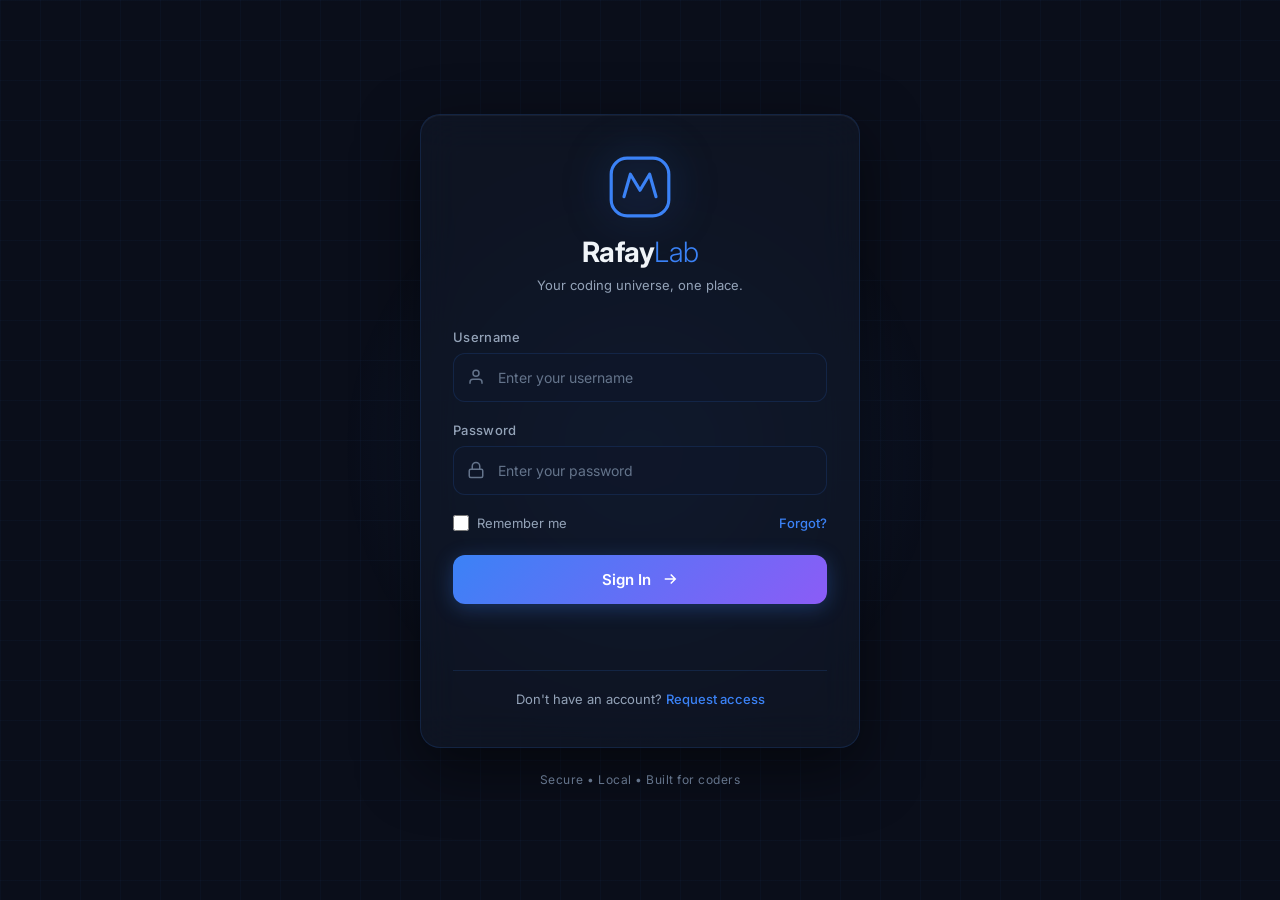
<file: index.html>
<!DOCTYPE html>
<html lang="en">
<head>
    <meta charset="UTF-8">
    <meta name="viewport" content="width=device-width, initial-scale=1.0">
    <title>Rafay Lab</title>
    <link rel="stylesheet" href="css/style.css">
    <link rel="preconnect" href="https://fonts.googleapis.com">
    <link href="https://fonts.googleapis.com/css2?family=Inter:wght@300;400;500;600;700&family=JetBrains+Mono:wght@400;500&display=swap" rel="stylesheet">
</head>
<body class="login-body">
    <div class="bg-grid"></div>
    <div class="bg-glow"></div>
    <div class="login-container">
        <div class="login-card">
            <div class="logo-section">
                <div class="logo-mark">
                    <svg viewBox="0 0 40 40" fill="none" xmlns="http://www.w3.org/2000/svg">
                        <rect x="2" y="2" width="36" height="36" rx="10" stroke="currentColor" stroke-width="2"/>
                        <path d="M10 26L14 12L20 22L26 12L30 26" stroke="currentColor" stroke-width="2" stroke-linecap="round" stroke-linejoin="round"/>
                    </svg>
                </div>
                <h1 class="logo-text">Rafay<span>Lab</span></h1>
                <p class="tagline">Your coding universe, one place.</p>
            </div>
            <form id="loginForm" class="login-form" autocomplete="off">
                <div class="input-group">
                    <label for="username">Username</label>
                    <div class="input-wrap">
                        <svg class="input-icon" viewBox="0 0 24 24" fill="none" stroke="currentColor" stroke-width="2"><path d="M20 21v-2a4 4 0 0 0-4-4H8a4 4 0 0 0-4 4v2"/><circle cx="12" cy="7" r="4"/></svg>
                        <input type="text" id="username" placeholder="Enter your username" required>
                    </div>
                </div>
                <div class="input-group">
                    <label for="password">Password</label>
                    <div class="input-wrap">
                        <svg class="input-icon" viewBox="0 0 24 24" fill="none" stroke="currentColor" stroke-width="2"><rect x="3" y="11" width="18" height="11" rx="2"/><path d="M7 11V7a5 5 0 0 1 10 0v4"/></svg>
                        <input type="password" id="password" placeholder="Enter your password" required>
                    </div>
                </div>
                <div class="form-options">
                    <label class="remember"><input type="checkbox" id="remember"><span>Remember me</span></label>
                    <a href="#" class="forgot">Forgot?</a>
                </div>
                <button type="submit" class="btn-login" id="loginBtn">
                    <span>Sign In</span>
                    <svg viewBox="0 0 24 24" fill="none" stroke="currentColor" stroke-width="2"><path d="M5 12h14M13 6l6 6-6 6"/></svg>
                </button>
                <p class="error-msg" id="errorMsg"></p>
            </form>
            <div class="login-footer"><p>Don't have an account? <a href="#">Request access</a></p></div>
        </div>
        <p class="bottom-note">Secure • Local • Built for coders</p>
    </div>
    <script src="js/app.js"></script>
</body>
</html>
</file>
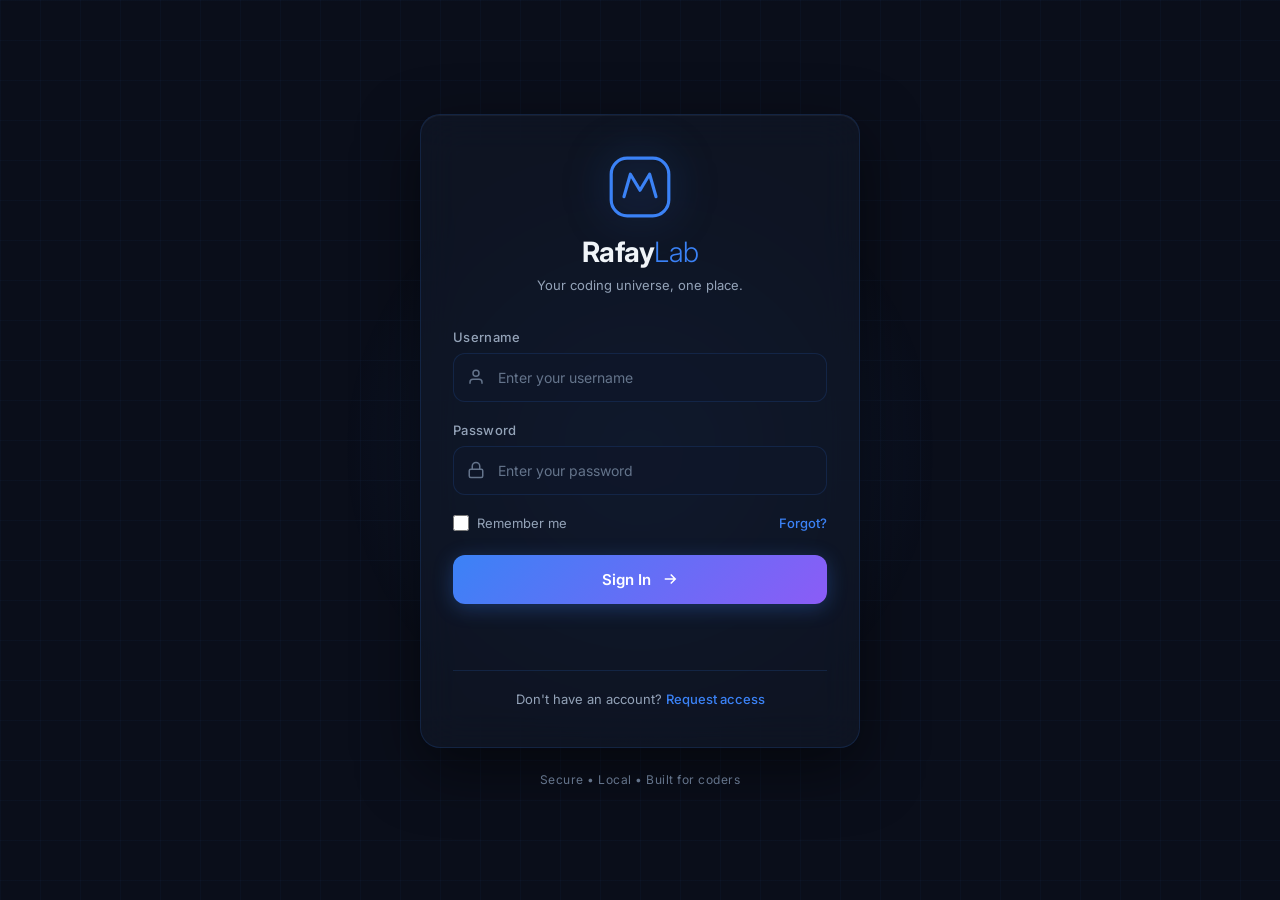
<file: ai.html>
<!DOCTYPE html>
<html lang="en">
<head>
    <meta charset="UTF-8">
    <meta name="viewport" content="width=device-width, initial-scale=1.0">
    <title>AI Tools — RafayLab</title>
    <link rel="stylesheet" href="css/style.css">
    <link href="https://fonts.googleapis.com/css2?family=Inter:wght@300;400;500;600;700&family=JetBrains+Mono:wght@400;500&display=swap" rel="stylesheet">
</head>
<body class="dashboard-body">
    <div class="bg-grid"></div>

    <aside class="sidebar">
        <div class="sidebar-header">
            <div class="logo-mark small">
                <svg viewBox="0 0 40 40" fill="none"><rect x="2" y="2" width="36" height="36" rx="10" stroke="currentColor" stroke-width="2"/><path d="M10 26L14 12L20 22L26 12L30 26" stroke="currentColor" stroke-width="2" stroke-linecap="round"/></svg>
            </div>
            <span class="brand">Rafay<span>Lab</span></span>
        </div>
        <nav class="sidebar-nav">
            <a href="dashboard.html" class="nav-item"><svg viewBox="0 0 24 24" fill="none" stroke="currentColor" stroke-width="2"><path d="M3 9l9-7 9 7v11a2 2 0 0 1-2 2H5a2 2 0 0 1-2-2z"/></svg><span>Home</span></a>
            <a href="bots.html" class="nav-item"><svg viewBox="0 0 24 24" fill="none" stroke="currentColor" stroke-width="2"><rect x="3" y="11" width="18" height="10" rx="2"/><circle cx="12" cy="16" r="1"/><path d="M8 11V7a4 4 0 0 1 8 0v4"/></svg><span>Bots</span></a>
            <a href="cheats.html" class="nav-item"><svg viewBox="0 0 24 24" fill="none" stroke="currentColor" stroke-width="2"><circle cx="12" cy="12" r="10"/><path d="M2 12h20M12 2a15 15 0 0 1 4 10 15 15 0 0 1-4 10 15 15 0 0 1-4-10 15 15 0 0 1 4-10z"/></svg><span>Cheats</span></a>
            <a href="apk.html" class="nav-item"><svg viewBox="0 0 24 24" fill="none" stroke="currentColor" stroke-width="2"><rect x="3" y="3" width="18" height="18" rx="2"/><path d="M3 9h18M9 21V9"/></svg><span>APK Builder</span></a>
            <a href="web.html" class="nav-item"><svg viewBox="0 0 24 24" fill="none" stroke="currentColor" stroke-width="2"><circle cx="12" cy="12" r="10"/><path d="M2 12h20"/></svg><span>Website</span></a>
            <a href="ai.html" class="nav-item active"><svg viewBox="0 0 24 24" fill="none" stroke="currentColor" stroke-width="2"><path d="M12 2v20M2 12h20"/><circle cx="12" cy="12" r="5"/></svg><span>AI Tools</span></a>
            <a href="terminal.html" class="nav-item"><svg viewBox="0 0 24 24" fill="none" stroke="currentColor" stroke-width="2"><polyline points="4 17 10 11 4 5"/><line x1="12" y1="19" x2="20" y2="19"/></svg><span>Terminal</span></a>
        </nav>
        <div class="sidebar-footer">
            <div class="user-info">
                <div class="user-avatar" id="userAvatar">R</div>
                <div class="user-details">
                    <span class="user-name" id="userName">User</span>
                    <span class="user-role" id="userRole">owner</span>
                </div>
            </div>
            <button class="logout-btn" id="logoutBtn"><svg viewBox="0 0 24 24" fill="none" stroke="currentColor" stroke-width="2"><path d="M9 21H5a2 2 0 0 1-2-2V5a2 2 0 0 1 2-2h4"/><polyline points="16 17 21 12 16 7"/><line x1="21" y1="12" x2="9" y2="12"/></svg></button>
        </div>
    </aside>

    <div class="sidebar-overlay" id="sidebarOverlay"></div>
    <main class="main-content">
        <button class="menu-toggle" id="menuToggle"><svg viewBox="0 0 24 24" fill="none" stroke="currentColor" stroke-width="2"><line x1="3" y1="6" x2="21" y2="6"/><line x1="3" y1="12" x2="21" y2="12"/><line x1="3" y1="18" x2="21" y2="18"/></svg></button>
        <header class="topbar">
            <div class="topbar-left">
                <h1>AI Tools</h1>
                <p>Chat with Gemini AI — powered by Google</p>
            </div>
        </header>

        <section class="ai-setup" id="aiSetup">
            <div class="ai-setup-card">
                <h2>Setup AI</h2>
                <p>Paste your Gemini API key to get started. It will be saved locally on your device.</p>
                <div class="input-group">
                    <label for="apiKey">Gemini API Key</label>
                    <div class="input-wrap">
                        <input type="password" id="apiKey" placeholder="AIzaSy...">
                    </div>
                </div>
                <button class="btn-login" id="saveKeyBtn" style="width:auto; padding:12px 24px; margin-top:16px;">
                    <span>Save Key</span>
                </button>
            </div>
        </section>

        <section class="ai-chat" id="aiChat" style="display:none;">
            <div class="chat-messages" id="chatMessages">
                <div class="chat-welcome">
                    <h2>Hi! How can I help?</h2>
                    <p>Ask me anything — coding, ideas, explanations.</p>
                </div>
            </div>
            <div class="chat-input-bar">
                <input type="text" id="chatInput" placeholder="Type your message..." autocomplete="off">
                <button id="sendBtn">
                    <svg viewBox="0 0 24 24" fill="none" stroke="currentColor" stroke-width="2"><line x1="22" y1="2" x2="11" y2="13"/><polygon points="22 2 15 22 11 13 2 9 22 2"/></svg>
                </button>
            </div>
        </section>
    </main>

    <script src="js/app.js"></script>
    <script src="js/ai.js"></script>
</body>
</html>
</file>
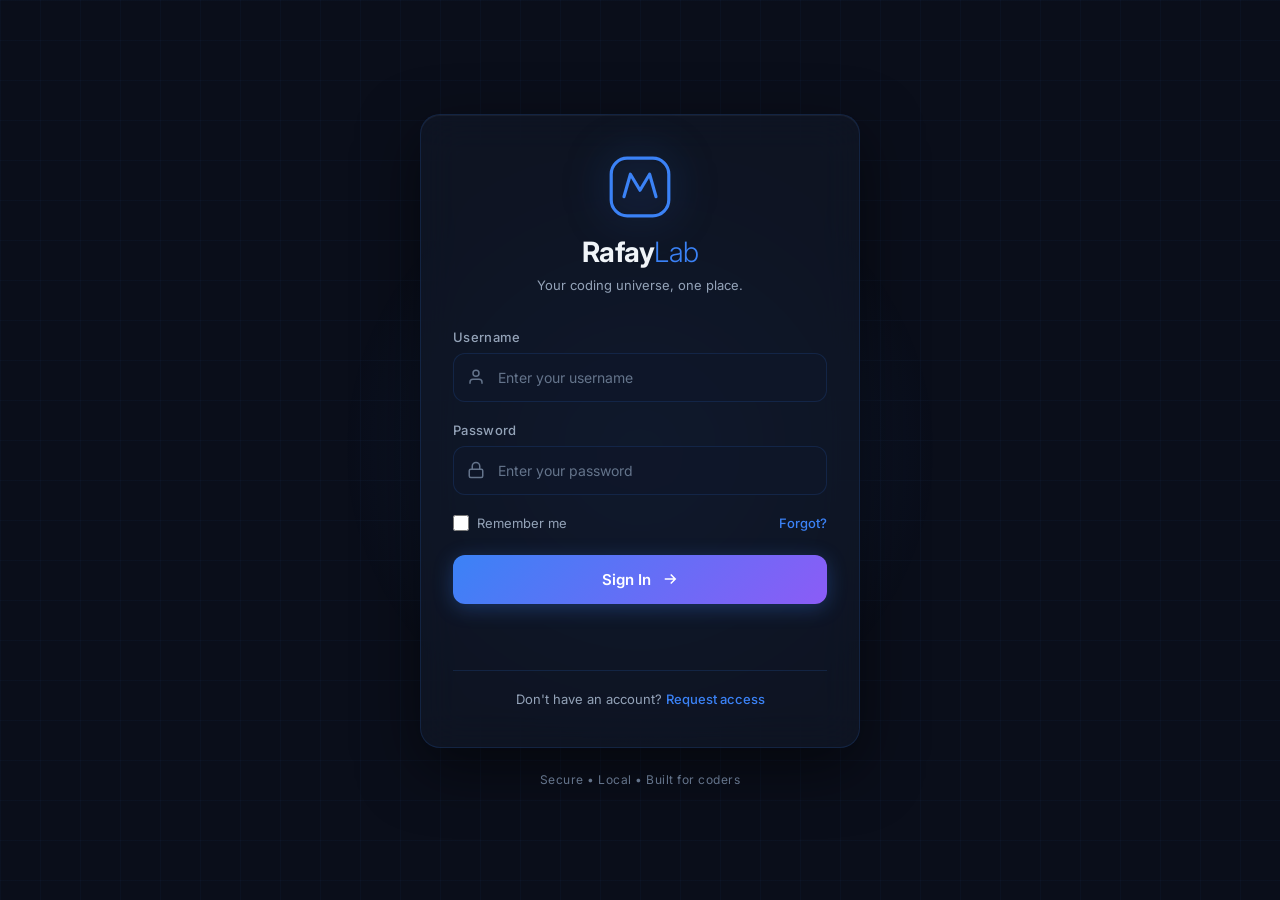
<file: bots.html>
<!DOCTYPE html>
<html lang="en">
<head>
    <meta charset="UTF-8">
    <meta name="viewport" content="width=device-width, initial-scale=1.0">
    <title>Bot Builder — RafayLab</title>
    <link rel="stylesheet" href="css/style.css">
    <link href="https://fonts.googleapis.com/css2?family=Inter:wght@300;400;500;600;700&family=JetBrains+Mono:wght@400;500&display=swap" rel="stylesheet">
</head>
<body class="dashboard-body">
    <div class="bg-grid"></div>
    <div class="sidebar-overlay" id="sidebarOverlay"></div>
    <aside class="sidebar">
        <div class="sidebar-header">
            <div class="logo-mark small"><svg viewBox="0 0 40 40" fill="none"><rect x="2" y="2" width="36" height="36" rx="10" stroke="currentColor" stroke-width="2"/><path d="M10 26L14 12L20 22L26 12L30 26" stroke="currentColor" stroke-width="2" stroke-linecap="round"/></svg></div>
            <span class="brand">Rafay<span>Lab</span></span>
        </div>
        <nav class="sidebar-nav">
            <a href="dashboard.html" class="nav-item"><span>Home</span></a>
            <a href="bots.html" class="nav-item active"><span>Bots</span></a>
            <a href="cheats.html" class="nav-item"><span>Cheats</span></a>
            <a href="apk.html" class="nav-item"><span>APK Builder</span></a>
            <a href="web.html" class="nav-item"><span>Website</span></a>
            <a href="ai.html" class="nav-item"><span>AI Tools</span></a>
            <a href="terminal.html" class="nav-item"><span>Terminal</span></a>
        </nav>
        <div class="sidebar-footer">
            <div class="user-info">
                <div class="user-avatar" id="userAvatar">R</div>
                <div class="user-details"><span class="user-name" id="userName">User</span><span class="user-role" id="userRole">owner</span></div>
            </div>
            <button class="logout-btn" id="logoutBtn">X</button>
        </div>
    </aside>

    <main class="main-content">
        <button class="menu-toggle" id="menuToggle">☰</button>
        <header class="topbar">
            <div class="topbar-left"><h1>Bot Builder</h1><p>Create Telegram and WhatsApp bots in seconds</p></div>
        </header>

        <section class="content-area">
            <div class="bot-step">
                <h2>1. Choose Platform</h2>
                <div class="platform-toggle">
                    <div class="platform-option selected" data-platform="telegram">
                        <div class="platform-icon" style="--c: #3b82f6;">✈</div>
                        <div><h3>Telegram</h3><p>Bot API — token based</p></div>
                    </div>
                    <div class="platform-option" data-platform="whatsapp">
                        <div class="platform-icon" style="--c: #10b981;">💬</div>
                        <div><h3>WhatsApp</h3><p>QR scan — WhatsApp Web</p></div>
                    </div>
                </div>
            </div>

            <div class="bot-step">
                <h2>2. Choose Bot Type</h2>
                <div class="bot-types">
                    <div class="bot-type" data-type="greeting">
                        <div class="bot-type-icon" style="--c: #3b82f6;">👋</div>
                        <h3>Greeting Bot</h3>
                        <p>Welcome, help, about</p>
                    </div>
                    <div class="bot-type" data-type="order">
                        <div class="bot-type-icon" style="--c: #10b981;">🛒</div>
                        <h3>Order Bot</h3>
                        <p>Menu, cart, checkout</p>
                    </div>
                    <div class="bot-type" data-type="alert">
                        <div class="bot-type-icon" style="--c: #f59e0b;">🔔</div>
                        <h3>Alert Bot</h3>
                        <p>Broadcast, scheduled</p>
                    </div>
                    <div class="bot-type" data-type="faq">
                        <div class="bot-type-icon" style="--c: #8b5cf6;">💬</div>
                        <h3>FAQ Bot</h3>
                        <p>Questions, answers</p>
                    </div>
                    <div class="bot-type" data-type="custom">
                        <div class="bot-type-icon" style="--c: #ec4899;">✨</div>
                        <h3>Custom Bot</h3>
                        <p>AI-powered, any idea</p>
                    </div>
                </div>
            </div>

            <div class="bot-step">
                <h2>3. Bot Details</h2>
                <div class="input-group">
                    <label>Bot Name</label>
                    <div class="input-wrap"><input type="text" id="botName" placeholder="e.g., MyRestaurantBot"></div>
                </div>
                <div class="input-group" id="tokenGroup">
                    <label>Telegram Bot Token</label>
                    <div class="input-wrap"><input type="password" id="botToken" placeholder="7123456789:AAF-xxx..."></div>
                    <p class="input-hint">Get from @BotFather on Telegram</p>
                </div>
                <div class="input-group" id="phoneGroup" style="display:none;">
                    <label>WhatsApp Number</label>
                    <div class="input-wrap"><input type="text" id="botPhone" placeholder="+92-300-1234567"></div>
                    <p class="input-hint">Will scan QR on first run</p>
                </div>
                <div class="input-group">
                    <label>Welcome Message</label>
                    <div class="input-wrap"><input type="text" id="botWelcome" placeholder="Welcome to my bot!"></div>
                </div>
            </div>

            <div class="bot-step" id="featuresStep" style="display:none;">
                <h2>4. Bot Features</h2>
                <div class="input-group">
                    <label>Features (comma separated)</label>
                    <div class="input-wrap"><input type="text" id="botFeatures" placeholder="attendance, daily reports, payments"></div>
                </div>
            </div>

            <div class="bot-step" id="aiStep" style="display:none;">
                <h2>5. Describe Your Bot (AI)</h2>
                <div class="input-group">
                    <label>Your Requirement</label>
                    <div class="input-wrap"><textarea id="botPrompt" class="prompt-textarea" placeholder="Describe your bot..."></textarea></div>
                </div>
            </div>

            <div class="bot-step">
                <button class="btn-login" id="generateBtn"><span>Generate Bot Code</span></button>
            </div>

            <div class="bot-step" id="outputStep" style="display:none;">
                <h2>Your Bot Code</h2>
                <pre id="codeOutput" class="code-block"></pre>
                <div class="code-actions">
                    <button class="btn-login" id="copyBtn"><span>Copy Code</span></button>
                </div>
            </div>
        </section>
    </main>

    <script src="js/app.js"></script>
    <script src="js/bots.js"></script>
</body>
                                            </html>
</file>
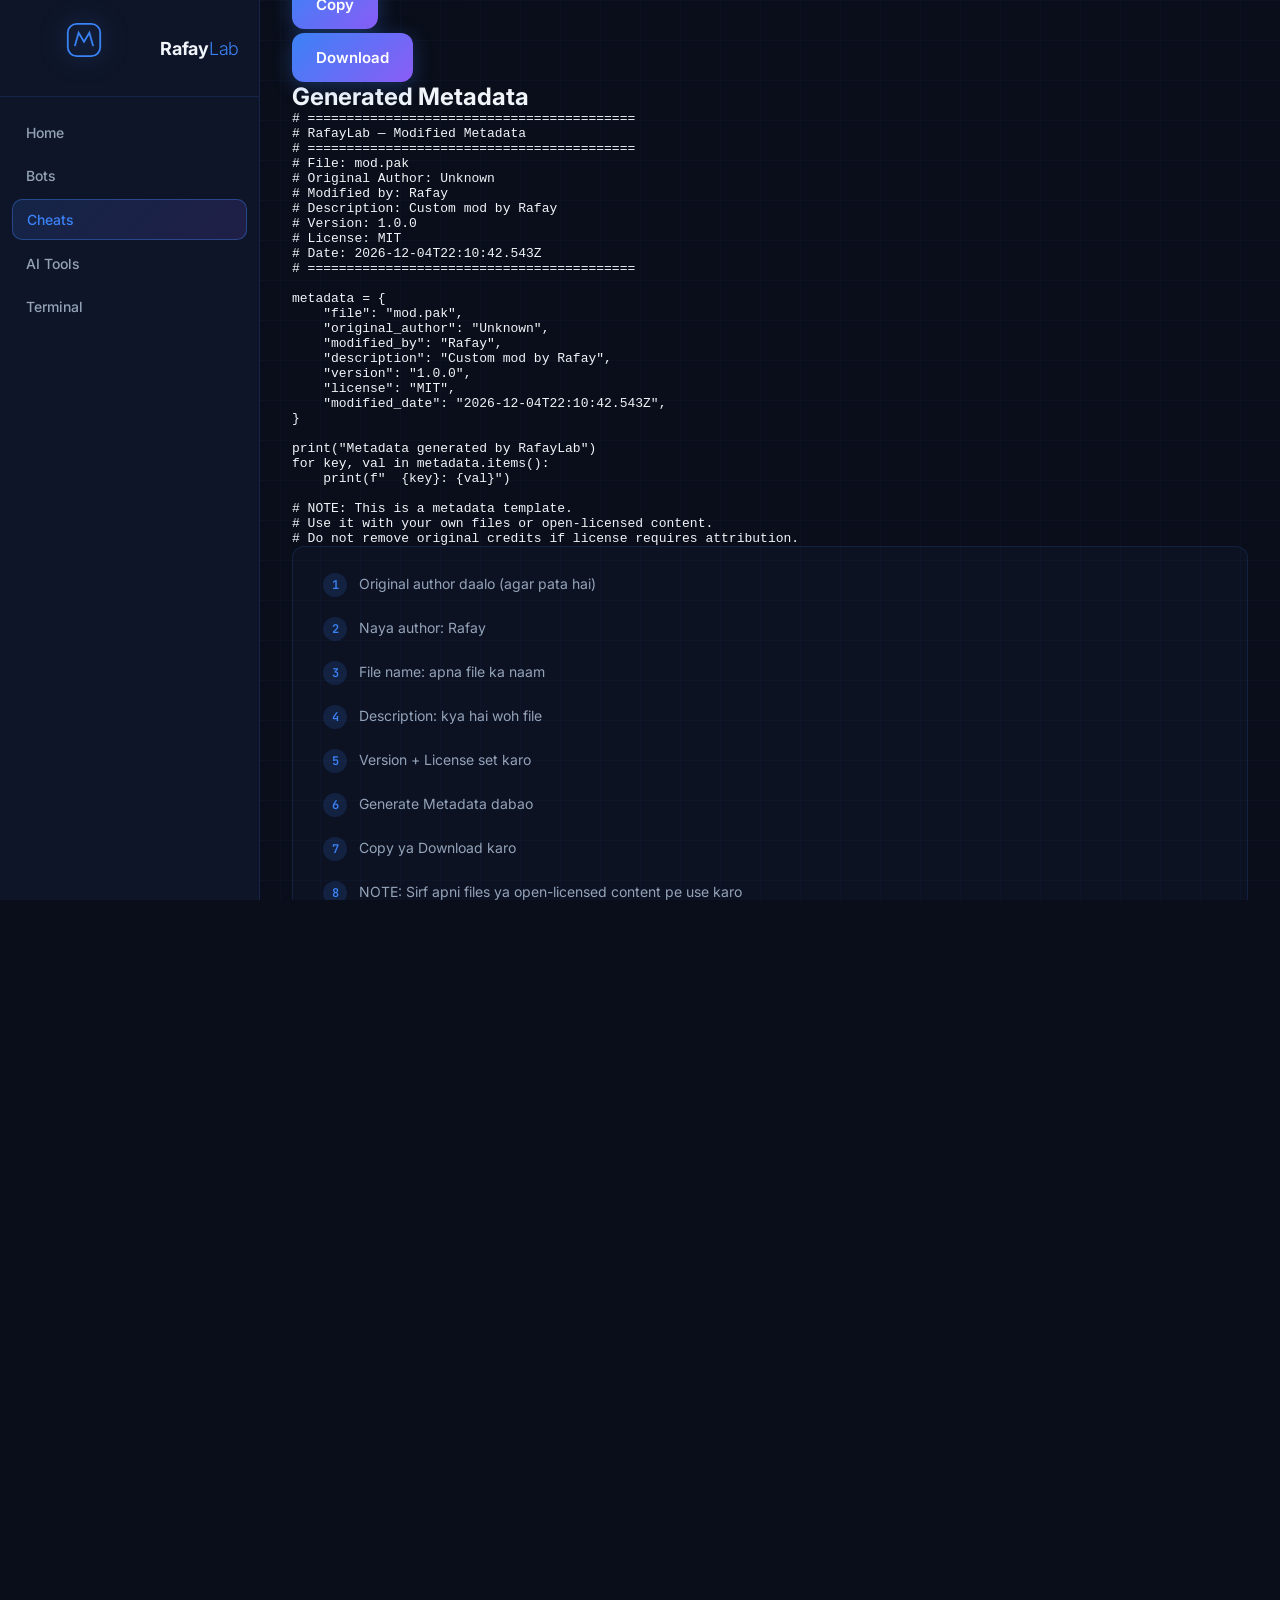
<file: cheats-credit.html>
<!DOCTYPE html>
<html lang="en">
<head>
    <meta charset="UTF-8">
    <meta name="viewport" content="width=device-width, initial-scale=1.0">
    <title>Credit Changer — RafayLab</title>
    <link rel="stylesheet" href="css/style.css">
    <link href="https://fonts.googleapis.com/css2?family=Inter:wght@300;400;500;600;700&family=JetBrains+Mono:wght@400;500&display=swap" rel="stylesheet">
</head>
<body class="dashboard-body">
    <div class="bg-grid"></div>
    <aside class="sidebar">
        <div class="sidebar-header">
            <div class="logo-mark small"><svg viewBox="0 0 40 40" fill="none"><rect x="2" y="2" width="36" height="36" rx="10" stroke="currentColor" stroke-width="2"/><path d="M10 26L14 12L20 22L26 12L30 26" stroke="currentColor" stroke-width="2" stroke-linecap="round"/></svg></div>
            <span class="brand">Rafay<span>Lab</span></span>
        </div>
        <nav class="sidebar-nav">
            <a href="dashboard.html" class="nav-item"><span>Home</span></a>
            <a href="bots.html" class="nav-item"><span>Bots</span></a>
            <a href="cheats.html" class="nav-item active"><span>Cheats</span></a>
            <a href="ai.html" class="nav-item"><span>AI Tools</span></a>
            <a href="terminal.html" class="nav-item"><span>Terminal</span></a>
        </nav>
    </aside>

    <main class="main-content">
        <div class="page-header">
            <a href="cheats.html" class="back-btn">← Back</a>
            <h1>Credit Changer</h1>
            <p>Edit metadata — author, description, version</p>
        </div>

        <div class="bot-step">
            <h2>File Metadata</h2>
            <div class="input-group">
                <label>Original Author</label>
                <div class="input-wrap"><input type="text" id="creditOriginal" placeholder="Original Author"></div>
            </div>
            <div class="input-group" style="margin-top:16px;">
                <label>New Author</label>
                <div class="input-wrap"><input type="text" id="creditNew" placeholder="Rafay" value="Rafay"></div>
            </div>
            <div class="input-group" style="margin-top:16px;">
                <label>File Name</label>
                <div class="input-wrap"><input type="text" id="creditFile" placeholder="mod.pak"></div>
            </div>
            <div class="input-group" style="margin-top:16px;">
                <label>Description</label>
                <div class="input-wrap"><input type="text" id="creditDesc" placeholder="Custom mod by Rafay" value="Custom mod by Rafay"></div>
            </div>
            <div class="input-group" style="margin-top:16px;">
                <label>Version</label>
                <div class="input-wrap"><input type="text" id="creditVersion" placeholder="1.0.0" value="1.0.0"></div>
            </div>
            <div class="input-group" style="margin-top:16px;">
                <label>License</label>
                <div class="input-wrap"><input type="text" id="creditLicense" placeholder="MIT" value="MIT"></div>
            </div>
        </div>

        <div class="bot-step">
            <div class="code-actions">
                <button class="btn-login" id="applyBtn"><span>Generate Metadata</span></button>
                <button class="btn-login" id="copyMetaBtn"><span>Copy</span></button>
                <button class="btn-login" id="downloadMetaBtn"><span>Download</span></button>
            </div>
        </div>

        <div class="bot-step" id="creditOutput" style="display:none;">
            <h2>Generated Metadata</h2>
            <pre class="code-block" id="creditCode"></pre>
            <div class="guide-box" id="creditGuide"></div>
        </div>
    </main>

    <script src="js/cheats-credit.js"></script>
</body>
              </html>
</file>
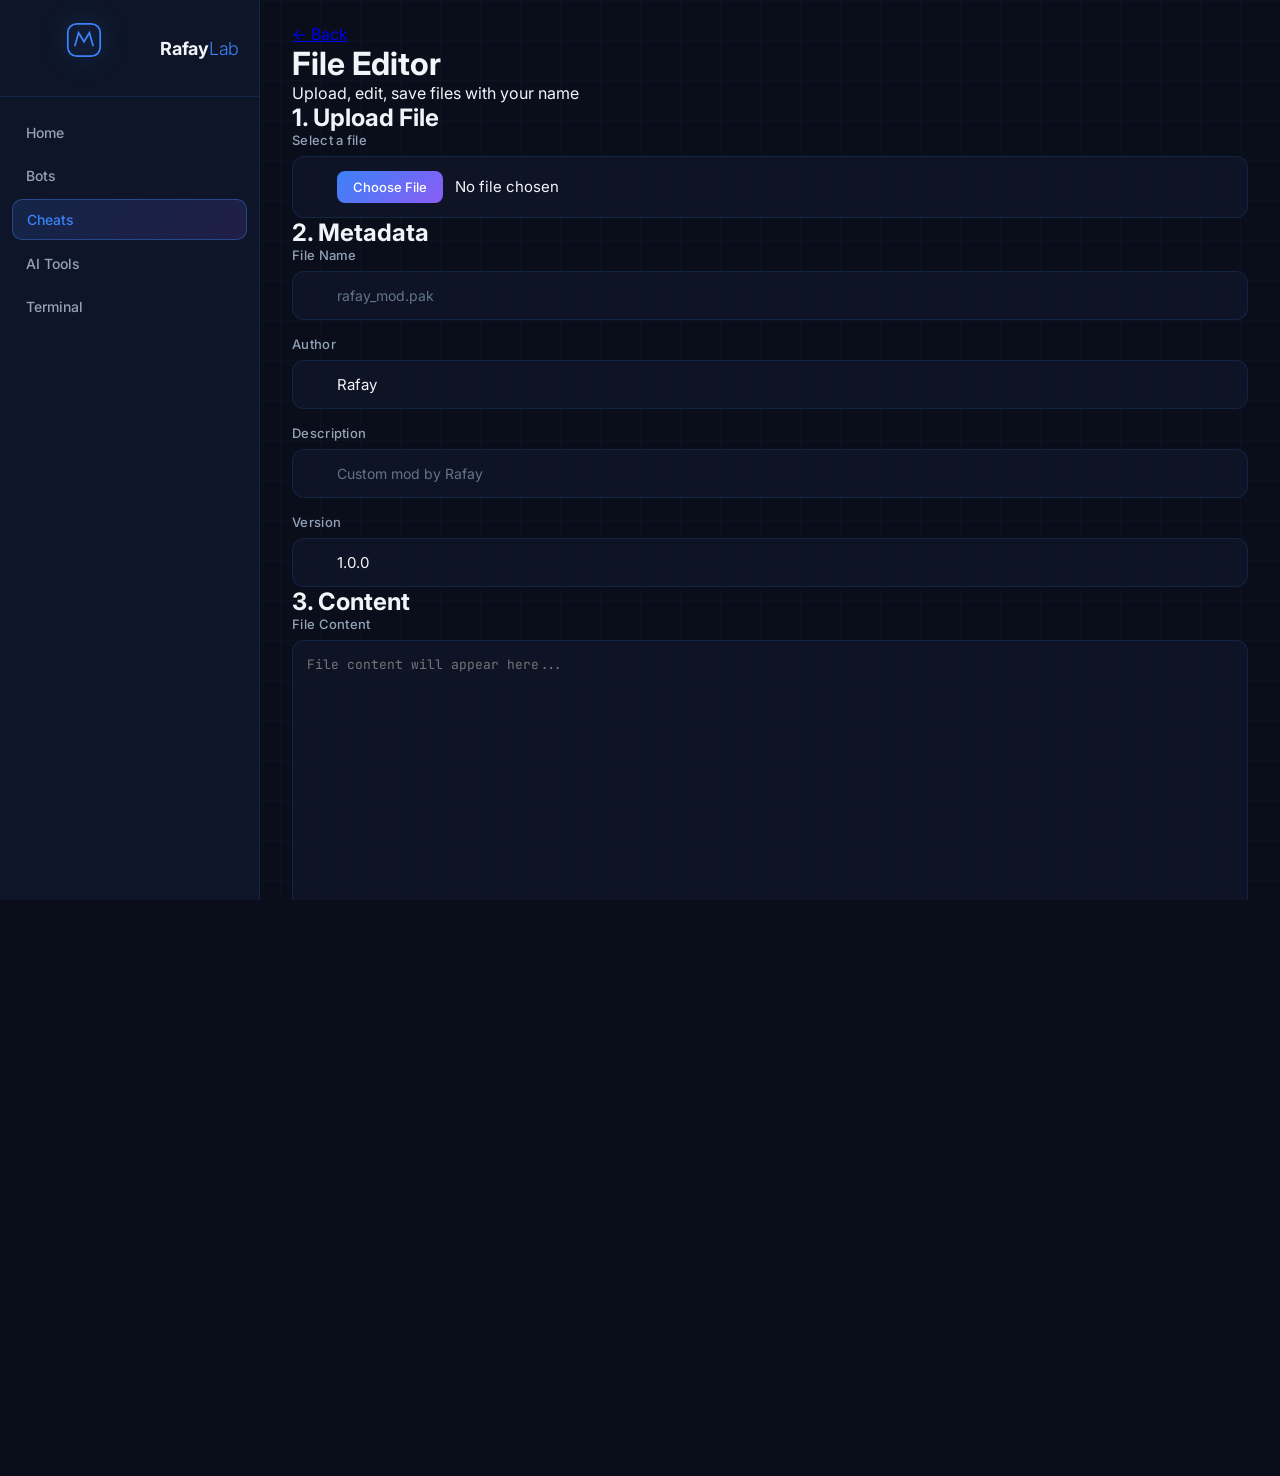
<file: cheats-editor.html>
<!DOCTYPE html>
<html lang="en">
<head>
    <meta charset="UTF-8">
    <meta name="viewport" content="width=device-width, initial-scale=1.0">
    <title>File Editor — RafayLab</title>
    <link rel="stylesheet" href="css/style.css">
    <link href="https://fonts.googleapis.com/css2?family=Inter:wght@300;400;500;600;700&family=JetBrains+Mono:wght@400;500&display=swap" rel="stylesheet">
</head>
<body class="dashboard-body">
    <div class="bg-grid"></div>
    <aside class="sidebar">
        <div class="sidebar-header">
            <div class="logo-mark small"><svg viewBox="0 0 40 40" fill="none"><rect x="2" y="2" width="36" height="36" rx="10" stroke="currentColor" stroke-width="2"/><path d="M10 26L14 12L20 22L26 12L30 26" stroke="currentColor" stroke-width="2" stroke-linecap="round"/></svg></div>
            <span class="brand">Rafay<span>Lab</span></span>
        </div>
        <nav class="sidebar-nav">
            <a href="dashboard.html" class="nav-item"><span>Home</span></a>
            <a href="bots.html" class="nav-item"><span>Bots</span></a>
            <a href="cheats.html" class="nav-item active"><span>Cheats</span></a>
            <a href="ai.html" class="nav-item"><span>AI Tools</span></a>
            <a href="terminal.html" class="nav-item"><span>Terminal</span></a>
        </nav>
    </aside>

    <main class="main-content">
        <div class="page-header">
            <a href="cheats.html" class="back-btn">← Back</a>
            <h1>File Editor</h1>
            <p>Upload, edit, save files with your name</p>
        </div>

        <div class="bot-step">
            <h2>1. Upload File</h2>
            <div class="input-group">
                <label>Select a file</label>
                <div class="input-wrap">
                    <input type="file" id="fileInput" class="file-input">
                </div>
            </div>
        </div>

        <div class="bot-step">
            <h2>2. Metadata</h2>
            <div class="input-group">
                <label>File Name</label>
                <div class="input-wrap"><input type="text" id="fileName" placeholder="rafay_mod.pak"></div>
            </div>
            <div class="input-group" style="margin-top:16px;">
                <label>Author</label>
                <div class="input-wrap"><input type="text" id="fileAuthor" placeholder="Rafay" value="Rafay"></div>
            </div>
            <div class="input-group" style="margin-top:16px;">
                <label>Description</label>
                <div class="input-wrap"><input type="text" id="fileDesc" placeholder="Custom mod by Rafay"></div>
            </div>
            <div class="input-group" style="margin-top:16px;">
                <label>Version</label>
                <div class="input-wrap"><input type="text" id="fileVersion" placeholder="1.0.0" value="1.0.0"></div>
            </div>
        </div>

        <div class="bot-step">
            <h2>3. Content</h2>
            <div class="input-group">
                <label>File Content</label>
                <div class="input-wrap">
                    <textarea id="fileContent" class="prompt-textarea" placeholder="File content will appear here..." rows="12"></textarea>
                </div>
            </div>
        </div>

        <div class="bot-step">
            <div class="code-actions">
                <button class="btn-login" id="downloadFileBtn"><span>Download File</span></button>
                <button class="btn-login" id="copyFileBtn"><span>Copy Content</span></button>
                <button class="btn-login" id="clearBtn"><span>Clear</span></button>
            </div>
        </div>

        <div class="bot-step" id="metadataOutput" style="display:none;">
            <h2>Generated Metadata</h2>
            <pre class="code-block" id="metadataCode"></pre>
            <button class="btn-login" id="copyMetaBtn"><span>Copy Metadata</span></button>
        </div>
    </main>

    <script src="js/cheats-editor.js"></script>
</body>
  </html>
</file>
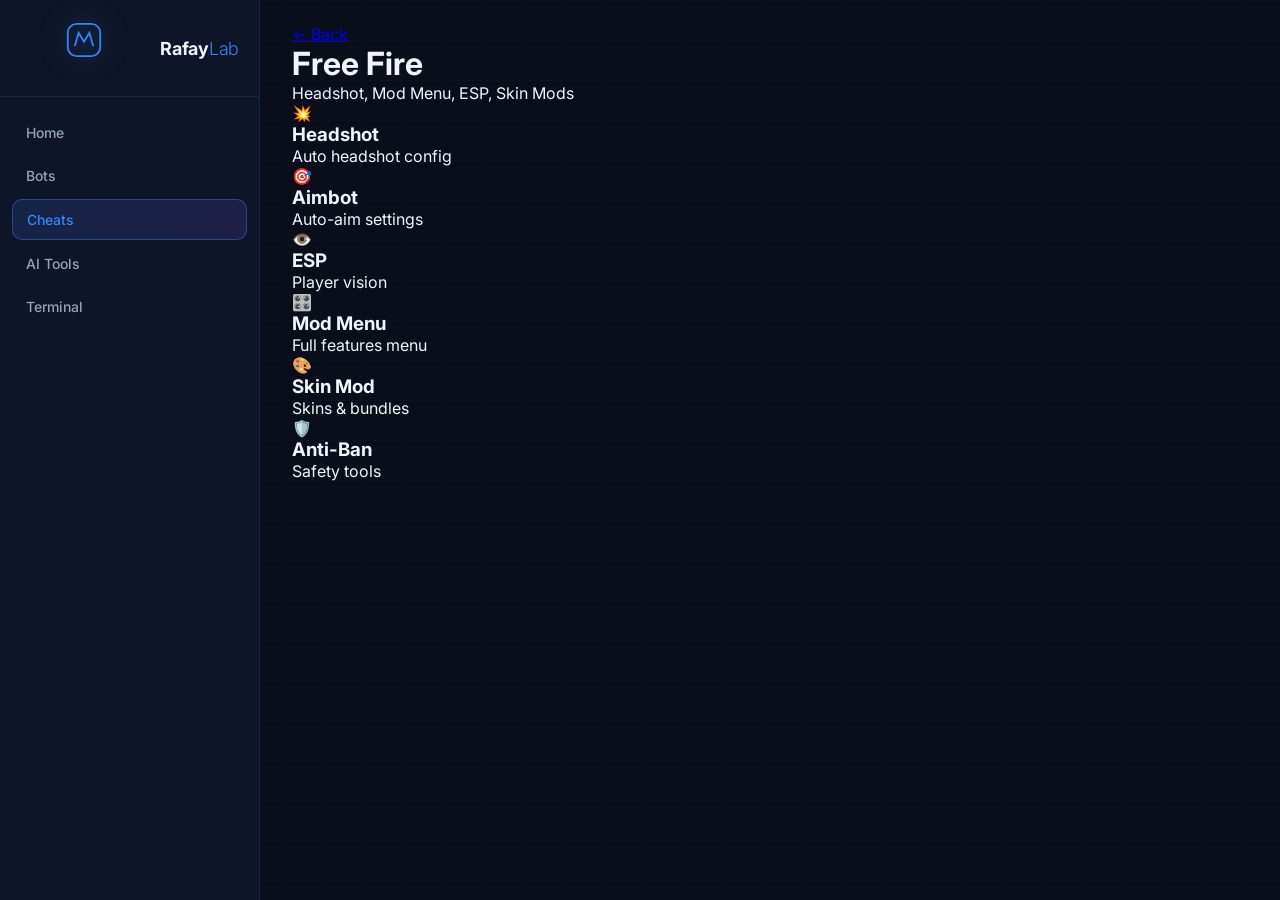
<file: cheats-ff.html>
<!DOCTYPE html>
<html lang="en">
<head>
    <meta charset="UTF-8">
    <meta name="viewport" content="width=device-width, initial-scale=1.0">
    <title>Free Fire Cheats — RafayLab</title>
    <link rel="stylesheet" href="css/style.css">
    <link href="https://fonts.googleapis.com/css2?family=Inter:wght@300;400;500;600;700&family=JetBrains+Mono:wght@400;500&display=swap" rel="stylesheet">
</head>
<body class="dashboard-body">
    <div class="bg-grid"></div>
    <aside class="sidebar">
        <div class="sidebar-header">
            <div class="logo-mark small"><svg viewBox="0 0 40 40" fill="none"><rect x="2" y="2" width="36" height="36" rx="10" stroke="currentColor" stroke-width="2"/><path d="M10 26L14 12L20 22L26 12L30 26" stroke="currentColor" stroke-width="2" stroke-linecap="round"/></svg></div>
            <span class="brand">Rafay<span>Lab</span></span>
        </div>
        <nav class="sidebar-nav">
            <a href="dashboard.html" class="nav-item"><span>Home</span></a>
            <a href="bots.html" class="nav-item"><span>Bots</span></a>
            <a href="cheats.html" class="nav-item active"><span>Cheats</span></a>
            <a href="ai.html" class="nav-item"><span>AI Tools</span></a>
            <a href="terminal.html" class="nav-item"><span>Terminal</span></a>
        </nav>
    </aside>

    <main class="main-content">
        <div class="page-header">
            <a href="cheats.html" class="back-btn">← Back</a>
            <h1>Free Fire</h1>
            <p>Headshot, Mod Menu, ESP, Skin Mods</p>
        </div>

        <div class="cheat-grid">
            <div class="cheat-card" data-cheat="headshot">
                <div class="cheat-icon" style="--c:#ef4444;">💥</div>
                <h3>Headshot</h3>
                <p>Auto headshot config</p>
            </div>
            <div class="cheat-card" data-cheat="aimbot">
                <div class="cheat-icon" style="--c:#f59e0b;">🎯</div>
                <h3>Aimbot</h3>
                <p>Auto-aim settings</p>
            </div>
            <div class="cheat-card" data-cheat="esp">
                <div class="cheat-icon" style="--c:#3b82f6;">👁️</div>
                <h3>ESP</h3>
                <p>Player vision</p>
            </div>
            <div class="cheat-card" data-cheat="modmenu">
                <div class="cheat-icon" style="--c:#8b5cf6;">🎛️</div>
                <h3>Mod Menu</h3>
                <p>Full features menu</p>
            </div>
            <div class="cheat-card" data-cheat="skin">
                <div class="cheat-icon" style="--c:#10b981;">🎨</div>
                <h3>Skin Mod</h3>
                <p>Skins & bundles</p>
            </div>
            <div class="cheat-card" data-cheat="antiband">
                <div class="cheat-icon" style="--c:#ec4899;">🛡️</div>
                <h3>Anti-Ban</h3>
                <p>Safety tools</p>
            </div>
        </div>

        <div class="output-section" id="outputSection" style="display:none;">
            <h2 id="outputTitle">Output</h2>
            <pre class="code-block" id="codeOutput"></pre>
            <button class="btn-login" id="copyBtn"><span>Copy Code</span></button>
            <div class="guide-box" id="guideBox"></div>
        </div>
    </main>

    <script src="js/cheats-ff.js"></script>
</body>
              </html>
</file>
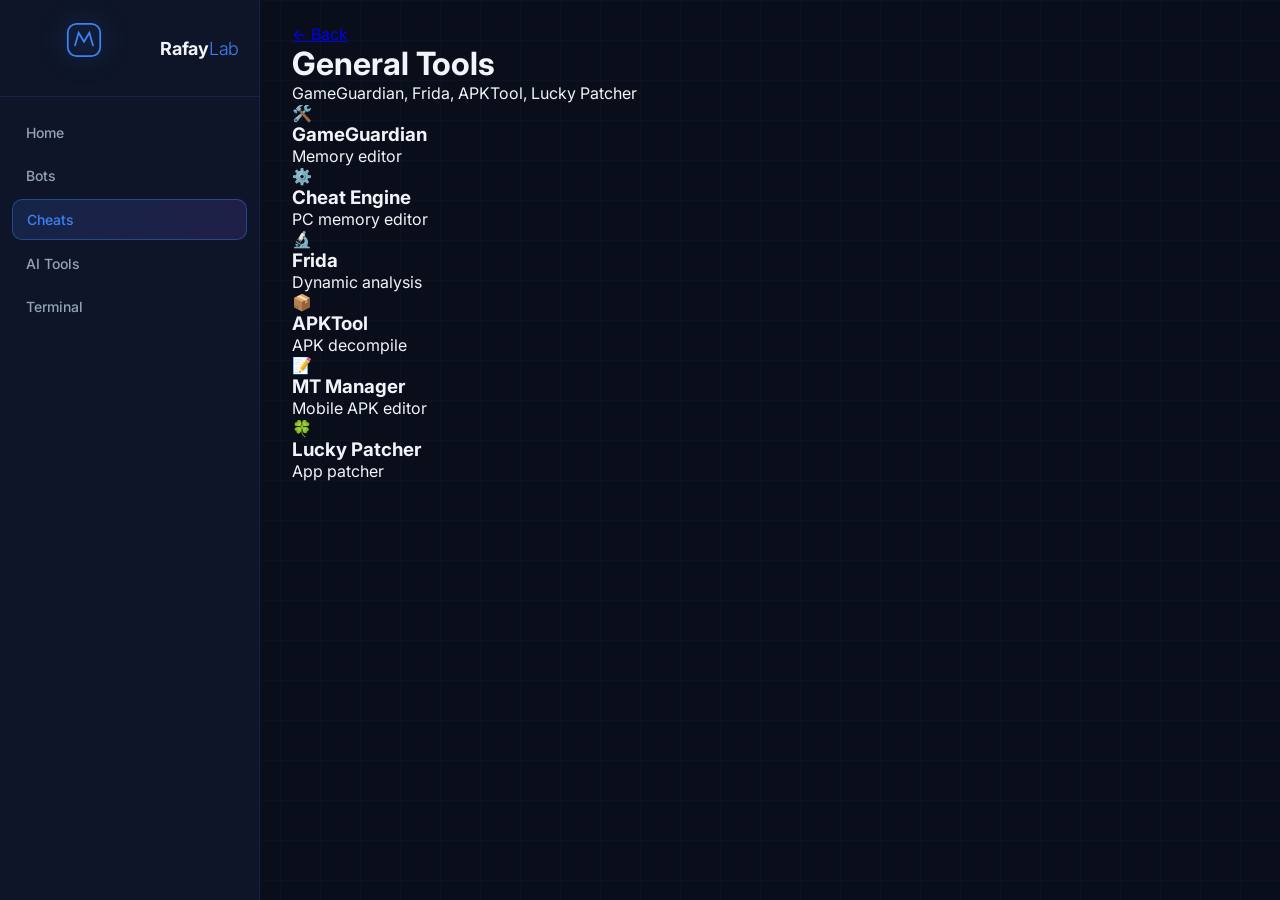
<file: cheats-general.html>
<!DOCTYPE html>
<html lang="en">
<head>
    <meta charset="UTF-8">
    <meta name="viewport" content="width=device-width, initial-scale=1.0">
    <title>General Tools — RafayLab</title>
    <link rel="stylesheet" href="css/style.css">
    <link href="https://fonts.googleapis.com/css2?family=Inter:wght@300;400;500;600;700&family=JetBrains+Mono:wght@400;500&display=swap" rel="stylesheet">
</head>
<body class="dashboard-body">
    <div class="bg-grid"></div>
    <aside class="sidebar">
        <div class="sidebar-header">
            <div class="logo-mark small"><svg viewBox="0 0 40 40" fill="none"><rect x="2" y="2" width="36" height="36" rx="10" stroke="currentColor" stroke-width="2"/><path d="M10 26L14 12L20 22L26 12L30 26" stroke="currentColor" stroke-width="2" stroke-linecap="round"/></svg></div>
            <span class="brand">Rafay<span>Lab</span></span>
        </div>
        <nav class="sidebar-nav">
            <a href="dashboard.html" class="nav-item"><span>Home</span></a>
            <a href="bots.html" class="nav-item"><span>Bots</span></a>
            <a href="cheats.html" class="nav-item active"><span>Cheats</span></a>
            <a href="ai.html" class="nav-item"><span>AI Tools</span></a>
            <a href="terminal.html" class="nav-item"><span>Terminal</span></a>
        </nav>
    </aside>

    <main class="main-content">
        <div class="page-header">
            <a href="cheats.html" class="back-btn">← Back</a>
            <h1>General Tools</h1>
            <p>GameGuardian, Frida, APKTool, Lucky Patcher</p>
        </div>

        <div class="cheat-grid">
            <div class="cheat-card" data-cheat="guardian">
                <div class="cheat-icon" style="--c:#3b82f6;">🛠️</div>
                <h3>GameGuardian</h3>
                <p>Memory editor</p>
            </div>
            <div class="cheat-card" data-cheat="cheatengine">
                <div class="cheat-icon" style="--c:#10b981;">⚙️</div>
                <h3>Cheat Engine</h3>
                <p>PC memory editor</p>
            </div>
            <div class="cheat-card" data-cheat="frida">
                <div class="cheat-icon" style="--c:#f59e0b;">🔬</div>
                <h3>Frida</h3>
                <p>Dynamic analysis</p>
            </div>
            <div class="cheat-card" data-cheat="apktool">
                <div class="cheat-icon" style="--c:#8b5cf6;">📦</div>
                <h3>APKTool</h3>
                <p>APK decompile</p>
            </div>
            <div class="cheat-card" data-cheat="mt">
                <div class="cheat-icon" style="--c:#ec4899;">📝</div>
                <h3>MT Manager</h3>
                <p>Mobile APK editor</p>
            </div>
            <div class="cheat-card" data-cheat="lucky">
                <div class="cheat-icon" style="--c:#06b6d4;">🍀</div>
                <h3>Lucky Patcher</h3>
                <p>App patcher</p>
            </div>
        </div>

        <div class="output-section" id="outputSection" style="display:none;">
            <h2 id="outputTitle">Output</h2>
            <pre class="code-block" id="codeOutput"></pre>
            <button class="btn-login" id="copyBtn"><span>Copy Code</span></button>
            <div class="guide-box" id="guideBox"></div>
        </div>
    </main>

    <script src="js/cheats-general.js"></script>
</body>
              </html>
</file>
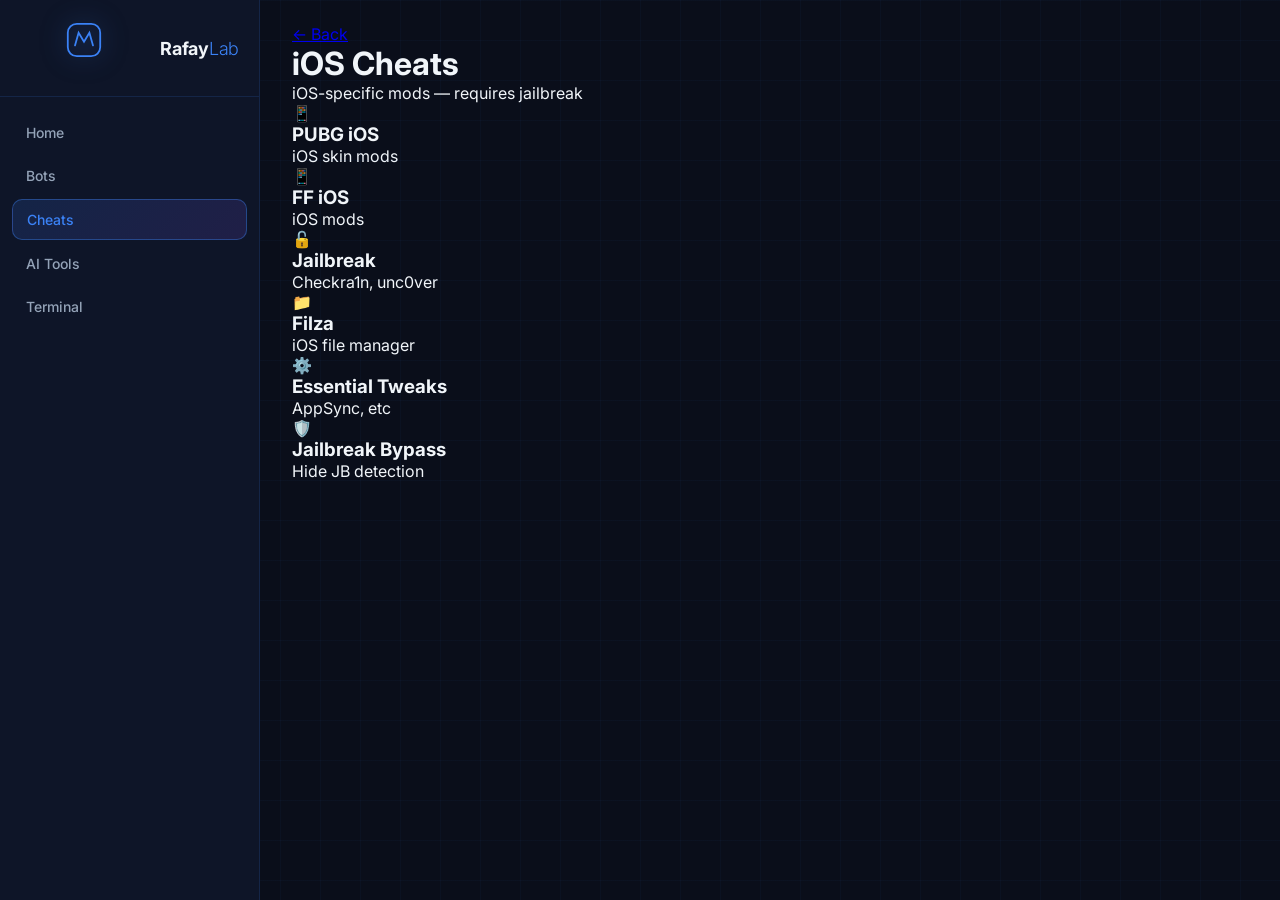
<file: cheats-ios.html>
<!DOCTYPE html>
<html lang="en">
<head>
    <meta charset="UTF-8">
    <meta name="viewport" content="width=device-width, initial-scale=1.0">
    <title>iOS Cheats — RafayLab</title>
    <link rel="stylesheet" href="css/style.css">
    <link href="https://fonts.googleapis.com/css2?family=Inter:wght@300;400;500;600;700&family=JetBrains+Mono:wght@400;500&display=swap" rel="stylesheet">
</head>
<body class="dashboard-body">
    <div class="bg-grid"></div>
    <aside class="sidebar">
        <div class="sidebar-header">
            <div class="logo-mark small"><svg viewBox="0 0 40 40" fill="none"><rect x="2" y="2" width="36" height="36" rx="10" stroke="currentColor" stroke-width="2"/><path d="M10 26L14 12L20 22L26 12L30 26" stroke="currentColor" stroke-width="2" stroke-linecap="round"/></svg></div>
            <span class="brand">Rafay<span>Lab</span></span>
        </div>
        <nav class="sidebar-nav">
            <a href="dashboard.html" class="nav-item"><span>Home</span></a>
            <a href="bots.html" class="nav-item"><span>Bots</span></a>
            <a href="cheats.html" class="nav-item active"><span>Cheats</span></a>
            <a href="ai.html" class="nav-item"><span>AI Tools</span></a>
            <a href="terminal.html" class="nav-item"><span>Terminal</span></a>
        </nav>
    </aside>

    <main class="main-content">
        <div class="page-header">
            <a href="cheats.html" class="back-btn">← Back</a>
            <h1>iOS Cheats</h1>
            <p>iOS-specific mods — requires jailbreak</p>
        </div>

        <div class="cheat-grid">
            <div class="cheat-card" data-cheat="pubg-ios">
                <div class="cheat-icon" style="--c:#f59e0b;">📱</div>
                <h3>PUBG iOS</h3>
                <p>iOS skin mods</p>
            </div>
            <div class="cheat-card" data-cheat="ff-ios">
                <div class="cheat-icon" style="--c:#ef4444;">📱</div>
                <h3>FF iOS</h3>
                <p>iOS mods</p>
            </div>
            <div class="cheat-card" data-cheat="jailbreak">
                <div class="cheat-icon" style="--c:#3b82f6;">🔓</div>
                <h3>Jailbreak</h3>
                <p>Checkra1n, unc0ver</p>
            </div>
            <div class="cheat-card" data-cheat="filza">
                <div class="cheat-icon" style="--c:#8b5cf6;">📁</div>
                <h3>Filza</h3>
                <p>iOS file manager</p>
            </div>
            <div class="cheat-card" data-cheat="tweaks">
                <div class="cheat-icon" style="--c:#10b981;">⚙️</div>
                <h3>Essential Tweaks</h3>
                <p>AppSync, etc</p>
            </div>
            <div class="cheat-card" data-cheat="bypass">
                <div class="cheat-icon" style="--c:#ec4899;">🛡️</div>
                <h3>Jailbreak Bypass</h3>
                <p>Hide JB detection</p>
            </div>
        </div>

        <div class="output-section" id="outputSection" style="display:none;">
            <h2 id="outputTitle">Output</h2>
            <pre class="code-block" id="codeOutput"></pre>
            <button class="btn-login" id="copyBtn"><span>Copy Code</span></button>
            <div class="guide-box" id="guideBox"></div>
        </div>
    </main>

    <script src="js/cheats-ios.js"></script>
</body>
  </html>
</file>
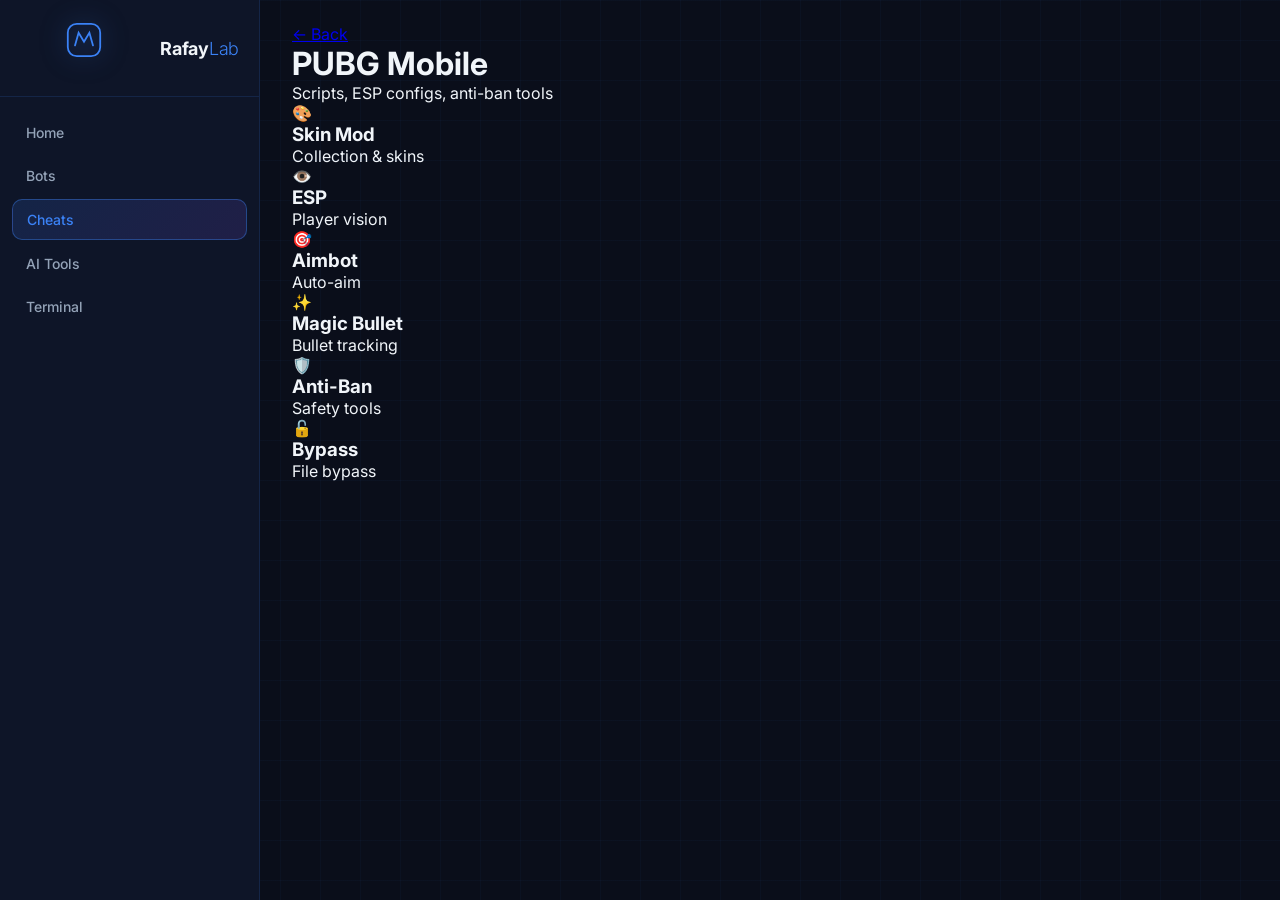
<file: cheats-pubg.html>
<!DOCTYPE html>
<html lang="en">
<head>
    <meta charset="UTF-8">
    <meta name="viewport" content="width=device-width, initial-scale=1.0">
    <title>PUBG Cheats — RafayLab</title>
    <link rel="stylesheet" href="css/style.css">
    <link href="https://fonts.googleapis.com/css2?family=Inter:wght@300;400;500;600;700&family=JetBrains+Mono:wght@400;500&display=swap" rel="stylesheet">
</head>
<body class="dashboard-body">
    <div class="bg-grid"></div>
    <aside class="sidebar">
        <div class="sidebar-header">
            <div class="logo-mark small"><svg viewBox="0 0 40 40" fill="none"><rect x="2" y="2" width="36" height="36" rx="10" stroke="currentColor" stroke-width="2"/><path d="M10 26L14 12L20 22L26 12L30 26" stroke="currentColor" stroke-width="2" stroke-linecap="round"/></svg></div>
            <span class="brand">Rafay<span>Lab</span></span>
        </div>
        <nav class="sidebar-nav">
            <a href="dashboard.html" class="nav-item"><span>Home</span></a>
            <a href="bots.html" class="nav-item"><span>Bots</span></a>
            <a href="cheats.html" class="nav-item active"><span>Cheats</span></a>
            <a href="ai.html" class="nav-item"><span>AI Tools</span></a>
            <a href="terminal.html" class="nav-item"><span>Terminal</span></a>
        </nav>
    </aside>

    <main class="main-content">
        <div class="page-header">
            <a href="cheats.html" class="back-btn">← Back</a>
            <h1>PUBG Mobile</h1>
            <p>Scripts, ESP configs, anti-ban tools</p>
        </div>

        <div class="cheat-grid">
            <div class="cheat-card" data-cheat="skin">
                <div class="cheat-icon" style="--c:#f59e0b;">🎨</div>
                <h3>Skin Mod</h3>
                <p>Collection & skins</p>
            </div>
            <div class="cheat-card" data-cheat="esp">
                <div class="cheat-icon" style="--c:#3b82f6;">👁️</div>
                <h3>ESP</h3>
                <p>Player vision</p>
            </div>
            <div class="cheat-card" data-cheat="aimbot">
                <div class="cheat-icon" style="--c:#ef4444;">🎯</div>
                <h3>Aimbot</h3>
                <p>Auto-aim</p>
            </div>
            <div class="cheat-card" data-cheat="magic">
                <div class="cheat-icon" style="--c:#8b5cf6;">✨</div>
                <h3>Magic Bullet</h3>
                <p>Bullet tracking</p>
            </div>
            <div class="cheat-card" data-cheat="antiband">
                <div class="cheat-icon" style="--c:#10b981;">🛡️</div>
                <h3>Anti-Ban</h3>
                <p>Safety tools</p>
            </div>
            <div class="cheat-card" data-cheat="bypass">
                <div class="cheat-icon" style="--c:#ec4899;">🔓</div>
                <h3>Bypass</h3>
                <p>File bypass</p>
            </div>
        </div>

        <div class="output-section" id="outputSection" style="display:none;">
            <h2 id="outputTitle">Output</h2>
            <pre class="code-block" id="codeOutput"></pre>
            <button class="btn-login" id="copyBtn"><span>Copy Code</span></button>
            <div class="guide-box" id="guideBox"></div>
        </div>
    </main>

    <script src="js/cheats-pubg.js"></script>
</body>
                  </html>
</file>
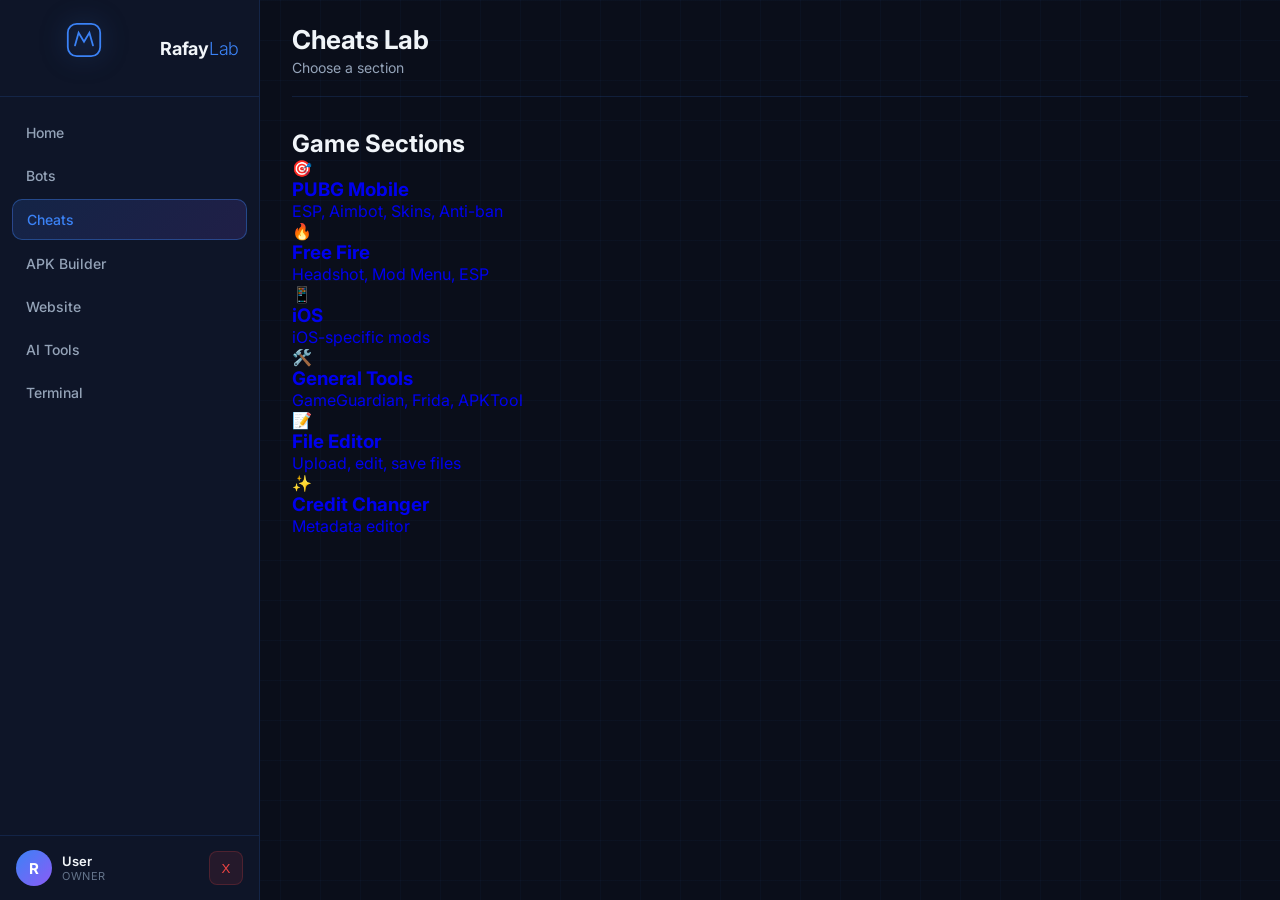
<file: cheats.html>
<!DOCTYPE html>
<html lang="en">
<head>
    <meta charset="UTF-8">
    <meta name="viewport" content="width=device-width, initial-scale=1.0">
    <title>Cheats Lab — RafayLab</title>
    <link rel="stylesheet" href="css/style.css">
    <link href="https://fonts.googleapis.com/css2?family=Inter:wght@300;400;500;600;700&family=JetBrains+Mono:wght@400;500&display=swap" rel="stylesheet">
</head>
<body class="dashboard-body">
    <div class="bg-grid"></div>
    <div class="sidebar-overlay" id="sidebarOverlay"></div>
    <aside class="sidebar">
        <div class="sidebar-header">
            <div class="logo-mark small"><svg viewBox="0 0 40 40" fill="none"><rect x="2" y="2" width="36" height="36" rx="10" stroke="currentColor" stroke-width="2"/><path d="M10 26L14 12L20 22L26 12L30 26" stroke="currentColor" stroke-width="2" stroke-linecap="round"/></svg></div>
            <span class="brand">Rafay<span>Lab</span></span>
        </div>
        <nav class="sidebar-nav">
            <a href="dashboard.html" class="nav-item"><span>Home</span></a>
            <a href="bots.html" class="nav-item"><span>Bots</span></a>
            <a href="cheats.html" class="nav-item active"><span>Cheats</span></a>
            <a href="apk.html" class="nav-item"><span>APK Builder</span></a>
            <a href="web.html" class="nav-item"><span>Website</span></a>
            <a href="ai.html" class="nav-item"><span>AI Tools</span></a>
            <a href="terminal.html" class="nav-item"><span>Terminal</span></a>
        </nav>
        <div class="sidebar-footer">
            <div class="user-info">
                <div class="user-avatar" id="userAvatar">R</div>
                <div class="user-details"><span class="user-name" id="userName">User</span><span class="user-role" id="userRole">owner</span></div>
            </div>
            <button class="logout-btn" id="logoutBtn">X</button>
        </div>
    </aside>

    <main class="main-content">
        <button class="menu-toggle" id="menuToggle">☰</button>
        <header class="topbar">
            <div class="topbar-left"><h1>Cheats Lab</h1><p>Choose a section</p></div>
        </header>

        <section class="content-area">
            <div class="bot-step">
                <h2>Game Sections</h2>
                <div class="bot-types">
                    <a href="cheats-pubg.html" class="bot-type" style="text-decoration:none;">
                        <div class="bot-type-icon" style="--c:#f59e0b;">🎯</div>
                        <h3>PUBG Mobile</h3>
                        <p>ESP, Aimbot, Skins, Anti-ban</p>
                    </a>
                    <a href="cheats-ff.html" class="bot-type" style="text-decoration:none;">
                        <div class="bot-type-icon" style="--c:#ef4444;">🔥</div>
                        <h3>Free Fire</h3>
                        <p>Headshot, Mod Menu, ESP</p>
                    </a>
                    <a href="cheats-ios.html" class="bot-type" style="text-decoration:none;">
                        <div class="bot-type-icon" style="--c:#8b5cf6;">📱</div>
                        <h3>iOS</h3>
                        <p>iOS-specific mods</p>
                    </a>
                    <a href="cheats-general.html" class="bot-type" style="text-decoration:none;">
                        <div class="bot-type-icon" style="--c:#3b82f6;">🛠️</div>
                        <h3>General Tools</h3>
                        <p>GameGuardian, Frida, APKTool</p>
                    </a>
                    <a href="cheats-editor.html" class="bot-type" style="text-decoration:none;">
                        <div class="bot-type-icon" style="--c:#10b981;">📝</div>
                        <h3>File Editor</h3>
                        <p>Upload, edit, save files</p>
                    </a>
                    <a href="cheats-credit.html" class="bot-type" style="text-decoration:none;">
                        <div class="bot-type-icon" style="--c:#ec4899;">✨</div>
                        <h3>Credit Changer</h3>
                        <p>Metadata editor</p>
                    </a>
                </div>
            </div>
        </section>
    </main>

    <script src="js/app.js"></script>
</body>
  </html>
</file>
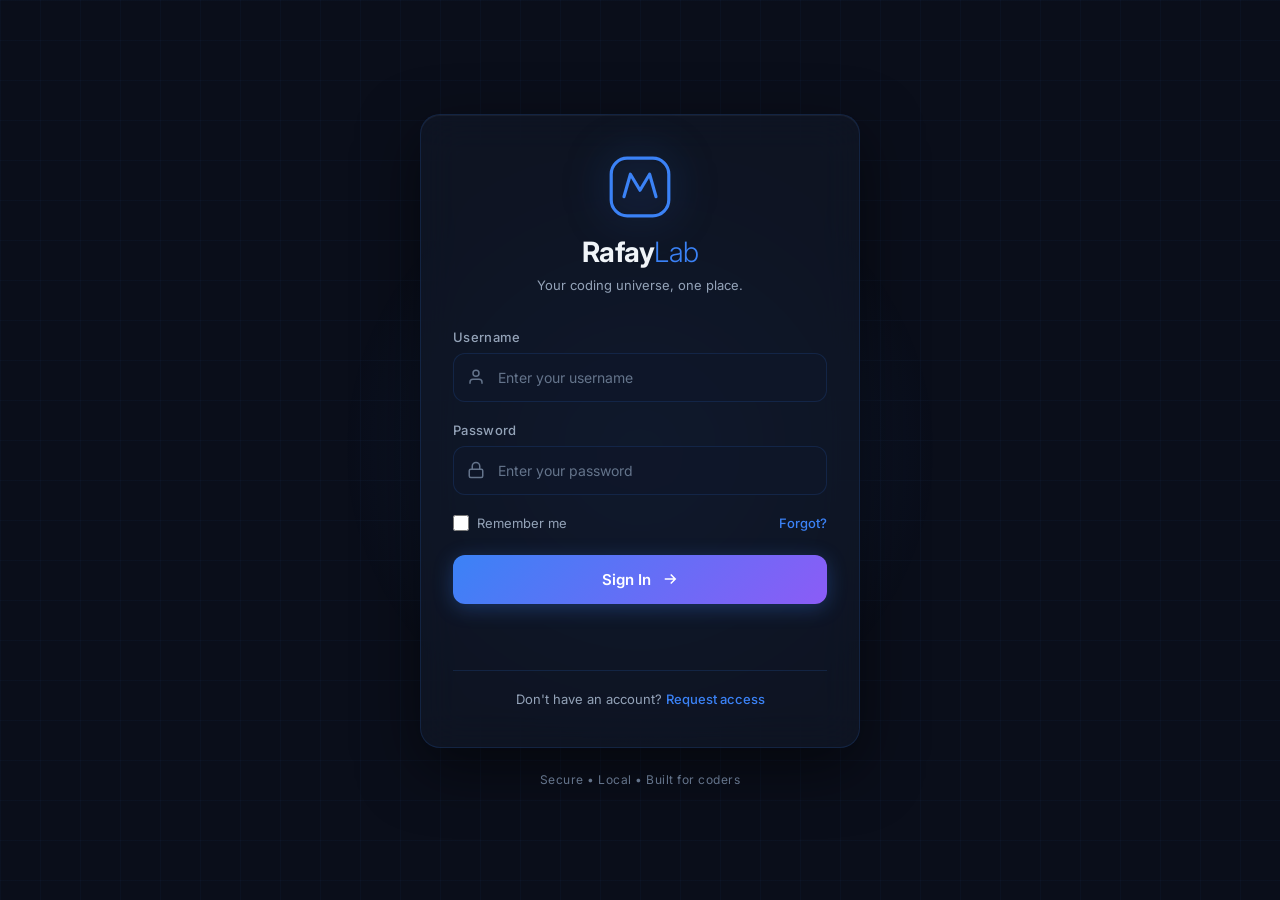
<file: dashboard.html>
<!DOCTYPE html>
<html lang="en">
<head>
    <meta charset="UTF-8">
    <meta name="viewport" content="width=device-width, initial-scale=1.0">
    <title>Rafay Lab — Dashboard</title>
    <link rel="stylesheet" href="css/style.css">
    <link rel="preconnect" href="https://fonts.googleapis.com">
    <link href="https://fonts.googleapis.com/css2?family=Inter:wght@300;400;500;600;700&family=JetBrains+Mono:wght@400;500&display=swap" rel="stylesheet">
</head>
<body class="dashboard-body">
    <div class="bg-grid"></div>

    <aside class="sidebar">
        <div class="sidebar-header">
            <div class="logo-mark small">
                <svg viewBox="0 0 40 40" fill="none"><rect x="2" y="2" width="36" height="36" rx="10" stroke="currentColor" stroke-width="2"/><path d="M10 26L14 12L20 22L26 12L30 26" stroke="currentColor" stroke-width="2" stroke-linecap="round"/></svg>
            </div>
            <span class="brand">Rafay<span>Lab</span></span>
        </div>
        <nav class="sidebar-nav">
            <a href="dashboard.html" class="nav-item active" data-page="home">
                <svg viewBox="0 0 24 24" fill="none" stroke="currentColor" stroke-width="2"><path d="M3 9l9-7 9 7v11a2 2 0 0 1-2 2H5a2 2 0 0 1-2-2z"/></svg>
                <span>Home</span>
            </a>
            <a href="bots.html" class="nav-item" data-page="bots">
                <svg viewBox="0 0 24 24" fill="none" stroke="currentColor" stroke-width="2"><rect x="3" y="11" width="18" height="10" rx="2"/><circle cx="12" cy="16" r="1"/><path d="M8 11V7a4 4 0 0 1 8 0v4"/></svg>
                <span>Bots</span>
            </a>
            <a href="cheats.html" class="nav-item" data-page="cheats">
                <svg viewBox="0 0 24 24" fill="none" stroke="currentColor" stroke-width="2"><circle cx="12" cy="12" r="10"/><path d="M2 12h20M12 2a15 15 0 0 1 4 10 15 15 0 0 1-4 10 15 15 0 0 1-4-10 15 15 0 0 1 4-10z"/></svg>
                <span>Cheats</span>
            </a>
            <a href="apk.html" class="nav-item" data-page="apk">
                <svg viewBox="0 0 24 24" fill="none" stroke="currentColor" stroke-width="2"><rect x="3" y="3" width="18" height="18" rx="2"/><path d="M3 9h18M9 21V9"/></svg>
                <span>APK Builder</span>
            </a>
            <a href="web.html" class="nav-item" data-page="web">
                <svg viewBox="0 0 24 24" fill="none" stroke="currentColor" stroke-width="2"><circle cx="12" cy="12" r="10"/><path d="M2 12h20"/></svg>
                <span>Website</span>
            </a>
            <a href="ai.html" class="nav-item" data-page="ai">
                <svg viewBox="0 0 24 24" fill="none" stroke="currentColor" stroke-width="2"><path d="M12 2v20M2 12h20"/><circle cx="12" cy="12" r="5"/></svg>
                <span>AI Tools</span>
            </a>
            <a href="terminal.html" class="nav-item" data-page="terminal">
                <svg viewBox="0 0 24 24" fill="none" stroke="currentColor" stroke-width="2"><polyline points="4 17 10 11 4 5"/><line x1="12" y1="19" x2="20" y2="19"/></svg>
                <span>Terminal</span>
            </a>
        </nav>
        <div class="sidebar-footer">
            <div class="user-info">
                <div class="user-avatar" id="userAvatar">R</div>
                <div class="user-details">
                    <span class="user-name" id="userName">User</span>
                    <span class="user-role" id="userRole">owner</span>
                </div>
            </div>
            <button class="logout-btn" id="logoutBtn" title="Logout">
                <svg viewBox="0 0 24 24" fill="none" stroke="currentColor" stroke-width="2"><path d="M9 21H5a2 2 0 0 1-2-2V5a2 2 0 0 1 2-2h4"/><polyline points="16 17 21 12 16 7"/><line x1="21" y1="12" x2="9" y2="12"/></svg>
            </button>
        </div>
    </aside>

    <div class="sidebar-overlay" id="sidebarOverlay"></div>
    <main class="main-content">
        <button class="menu-toggle" id="menuToggle"><svg viewBox="0 0 24 24" fill="none" stroke="currentColor" stroke-width="2"><line x1="3" y1="6" x2="21" y2="6"/><line x1="3" y1="12" x2="21" y2="12"/><line x1="3" y1="18" x2="21" y2="18"/></svg></button>
        <header class="topbar">
            <div class="topbar-left">
                <h1 id="pageTitle">Welcome back</h1>
                <p id="pageSubtitle">What will you build today?</p>
            </div>
            <div class="topbar-right">
                <span class="status-badge">
                    <span class="status-dot"></span>
                    System Online
                </span>
            </div>
        </header>

        <section class="content-area" id="contentArea">
            <div class="stats-grid">
                <div class="stat-card">
                    <div class="stat-icon" style="--c: #3b82f6;">
                        <svg viewBox="0 0 24 24" fill="none" stroke="currentColor" stroke-width="2"><rect x="2" y="3" width="20" height="14" rx="2"/><line x1="8" y1="21" x2="16" y2="21"/><line x1="12" y1="17" x2="12" y2="21"/></svg>
                    </div>
                    <div class="stat-info">
                        <span class="stat-label">Projects</span>
                        <span class="stat-value">0</span>
                    </div>
                </div>
                <div class="stat-card">
                    <div class="stat-icon" style="--c: #10b981;">
                        <svg viewBox="0 0 24 24" fill="none" stroke="currentColor" stroke-width="2"><path d="M22 11.08V12a10 10 0 1 1-5.93-9.14"/><polyline points="22 4 12 14.01 9 11.01"/></svg>
                    </div>
                    <div class="stat-info">
                        <span class="stat-label">Builds</span>
                        <span class="stat-value">0</span>
                    </div>
                </div>
                <div class="stat-card">
                    <div class="stat-icon" style="--c: #8b5cf6;">
                        <svg viewBox="0 0 24 24" fill="none" stroke="currentColor" stroke-width="2"><polygon points="13 2 3 14 12 14 11 22 21 10 12 10 13 2"/></svg>
                    </div>
                    <div class="stat-info">
                        <span class="stat-label">Cheats</span>
                        <span class="stat-value">0</span>
                    </div>
                </div>
                <div class="stat-card">
                    <div class="stat-icon" style="--c: #f59e0b;">
                        <svg viewBox="0 0 24 24" fill="none" stroke="currentColor" stroke-width="2"><circle cx="12" cy="12" r="10"/><polyline points="12 6 12 12 16 14"/></svg>
                    </div>
                    <div class="stat-info">
                        <span class="stat-label">Active</span>
                        <span class="stat-value">1</span>
                    </div>
                </div>
            </div>

            <h2 class="section-title">Quick Access</h2>
            <div class="tools-grid">
                <a href="bots.html" class="tool-card" data-tool="bots">
                    <div class="tool-icon" style="--c: #3b82f6;">
                        <svg viewBox="0 0 24 24" fill="none" stroke="currentColor" stroke-width="2"><rect x="3" y="11" width="18" height="10" rx="2"/><circle cx="12" cy="16" r="1"/><path d="M8 11V7a4 4 0 0 1 8 0v4"/></svg>
                    </div>
                    <h3>Bot Builder</h3>
                    <p>Telegram, WhatsApp, automation</p>
                </a>
                <a href="cheats.html" class="tool-card" data-tool="cheats">
                    <div class="tool-icon" style="--c: #ef4444;">
                        <svg viewBox="0 0 24 24" fill="none" stroke="currentColor" stroke-width="2"><circle cx="12" cy="12" r="10"/><path d="M2 12h20M12 2a15 15 0 0 1 4 10 15 15 0 0 1-4 10 15 15 0 0 1-4-10 15 15 0 0 1 4-10z"/></svg>
                    </div>
                    <h3>Cheats Lab</h3>
                    <p>PUBG, Free Fire, mods</p>
                </a>
                <a href="apk.html" class="tool-card" data-tool="apk">
                    <div class="tool-icon" style="--c: #8b5cf6;">
                        <svg viewBox="0 0 24 24" fill="none" stroke="currentColor" stroke-width="2"><rect x="3" y="3" width="18" height="18" rx="2"/><path d="M3 9h18M9 21V9"/></svg>
                    </div>
                    <h3>APK Builder</h3>
                    <p>Build apps in minutes</p>
                </a>
                <a href="web.html" class="tool-card" data-tool="web">
                    <div class="tool-icon" style="--c: #10b981;">
                        <svg viewBox="0 0 24 24" fill="none" stroke="currentColor" stroke-width="2"><circle cx="12" cy="12" r="10"/><path d="M2 12h20"/></svg>
                    </div>
                    <h3>Website Builder</h3>
                    <p>Drag, drop, publish</p>
                </a>
                <a href="ai.html" class="tool-card" data-tool="ai">
                    <div class="tool-icon" style="--c: #f59e0b;">
                        <svg viewBox="0 0 24 24" fill="none" stroke="currentColor" stroke-width="2"><path d="M12 2v20M2 12h20"/><circle cx="12" cy="12" r="5"/></svg>
                    </div>
                    <h3>AI Tools</h3>
                    <p>Gemini, ChatGPT, automation</p>
                </a>
                <a href="terminal.html" class="tool-card" data-tool="terminal">
                    <div class="tool-icon" style="--c: #64748b;">
                        <svg viewBox="0 0 24 24" fill="none" stroke="currentColor" stroke-width="2"><polyline points="4 17 10 11 4 5"/><line x1="12" y1="19" x2="20" y2="19"/></svg>
                    </div>
                    <h3>Terminal</h3>
                    <p>Run commands directly</p>
                </a>
            </div>
        </section>
    </main>

    <script src="js/app.js"></script>
    <script>
        // Dashboard guard
        const session = window.MahiLab.requireAuth();
        if (session) {
            document.getElementById('userName').textContent = session.username;
            document.getElementById('userRole').textContent = session.role;
            document.getElementById('userAvatar').textContent = session.username.charAt(0).toUpperCase();
        }

        // Logout
        document.getElementById('logoutBtn').addEventListener('click', function () {
            window.MahiLab.logout();
        });

        // Nav highlight
        document.querySelectorAll('.nav-item').forEach(function (item) {
            item.addEventListener('click', function (e) {
                // e.preventDefault();
                document.querySelectorAll('.nav-item').forEach(function (n) { n.classList.remove('active'); });
                this.classList.add('active');
                const page = this.getAttribute('data-page');
                document.getElementById('pageTitle').textContent = this.querySelector('span').textContent;
                document.getElementById('pageSubtitle').textContent = 'Coming soon...';
            });
        });
    </script>
</body>
</html>
</file>
<file: css/style.css>
/* ============================================
   MAHI Lab — Global Styles
   Dark theme + glass morphism + neon accents
   ============================================ */

* {
    margin: 0;
    padding: 0;
    box-sizing: border-box;
}

:root {
    --bg-primary: #0a0e1a;
    --bg-secondary: #111827;
    --bg-card: rgba(17, 24, 39, 0.7);
    --border-color: rgba(59, 130, 246, 0.15);
    --border-hover: rgba(59, 130, 246, 0.4);
    --accent: #3b82f6;
    --accent-glow: rgba(59, 130, 246, 0.5);
    --accent-2: #8b5cf6;
    --text-primary: #f1f5f9;
    --text-secondary: #94a3b8;
    --text-muted: #64748b;
    --success: #10b981;
    --error: #ef4444;
    --font-main: 'Inter', -apple-system, BlinkMacSystemFont, sans-serif;
    --font-mono: 'JetBrains Mono', 'Courier New', monospace;
}

html, body {
    height: 100%;
    font-family: var(--font-main);
    background: var(--bg-primary);
    color: var(--text-primary);
    -webkit-font-smoothing: antialiased;
    overflow-x: hidden;
}

/* ============================================
   Background Effects
   ============================================ */
.bg-grid {
    position: fixed;
    inset: 0;
    background-image:
        linear-gradient(rgba(59, 130, 246, 0.04) 1px, transparent 1px),
        linear-gradient(90deg, rgba(59, 130, 246, 0.04) 1px, transparent 1px);
    background-size: 40px 40px;
    z-index: 0;
    pointer-events: none;
}

.bg-glow {
    position: fixed;
    top: 50%;
    left: 50%;
    width: 600px;
    height: 600px;
    transform: translate(-50%, -50%);
    background: radial-gradient(circle, rgba(59, 130, 246, 0.15) 0%, transparent 70%);
    z-index: 0;
    pointer-events: none;
    animation: pulseGlow 8s ease-in-out infinite;
}

@keyframes pulseGlow {
    0%, 100% { opacity: 0.6; transform: translate(-50%, -50%) scale(1); }
    50% { opacity: 1; transform: translate(-50%, -50%) scale(1.15); }
}

/* ============================================
   Login Page
   ============================================ */
.login-body {
    display: flex;
    align-items: center;
    justify-content: center;
    min-height: 100vh;
    padding: 20px;
    position: relative;
}

.login-container {
    width: 100%;
    max-width: 440px;
    position: relative;
    z-index: 1;
}

.login-card {
    background: var(--bg-card);
    backdrop-filter: blur(20px);
    -webkit-backdrop-filter: blur(20px);
    border: 1px solid var(--border-color);
    border-radius: 20px;
    padding: 40px 32px;
    box-shadow:
        0 20px 60px rgba(0, 0, 0, 0.5),
        inset 0 1px 0 rgba(255, 255, 255, 0.05);
    animation: fadeUp 0.6s ease-out;
}

@keyframes fadeUp {
    from { opacity: 0; transform: translateY(20px); }
    to { opacity: 1; transform: translateY(0); }
}

/* ============================================
   Logo Section
   ============================================ */
.logo-section {
    text-align: center;
    margin-bottom: 36px;
}

.logo-mark {
    width: 64px;
    height: 64px;
    margin: 0 auto 16px;
    color: var(--accent);
    filter: drop-shadow(0 0 20px var(--accent-glow));
    animation: logoPulse 3s ease-in-out infinite;
}

@keyframes logoPulse {
    0%, 100% { filter: drop-shadow(0 0 20px var(--accent-glow)); }
    50% { filter: drop-shadow(0 0 35px var(--accent-glow)); }
}

.logo-mark svg {
    width: 100%;
    height: 100%;
}

.logo-text {
    font-size: 28px;
    font-weight: 700;
    letter-spacing: -0.5px;
    margin-bottom: 8px;
}

.logo-text span {
    color: var(--accent);
    font-weight: 300;
}

.tagline {
    font-size: 13px;
    color: var(--text-secondary);
    font-weight: 400;
}

/* ============================================
   Form
   ============================================ */
.login-form {
    display: flex;
    flex-direction: column;
    gap: 20px;
}

.input-group {
    display: flex;
    flex-direction: column;
    gap: 8px;
}

.input-group label {
    font-size: 13px;
    font-weight: 500;
    color: var(--text-secondary);
    letter-spacing: 0.3px;
}

.input-wrap {
    position: relative;
    display: flex;
    align-items: center;
}

.input-icon {
    position: absolute;
    left: 14px;
    width: 18px;
    height: 18px;
    color: var(--text-muted);
    pointer-events: none;
    transition: color 0.2s;
}

.input-wrap input {
    width: 100%;
    padding: 14px 14px 14px 44px;
    background: rgba(15, 23, 42, 0.8);
    border: 1px solid var(--border-color);
    border-radius: 12px;
    color: var(--text-primary);
    font-family: var(--font-main);
    font-size: 15px;
    outline: none;
    transition: all 0.25s ease;
}

.input-wrap input::placeholder {
    color: var(--text-muted);
    font-size: 14px;
}

.input-wrap input:focus {
    border-color: var(--accent);
    background: rgba(15, 23, 42, 1);
    box-shadow: 0 0 0 3px rgba(59, 130, 246, 0.15);
}

.input-wrap input:focus + .input-icon,
.input-wrap:focus-within .input-icon {
    color: var(--accent);
}

/* ============================================
   Form Options
   ============================================ */
.form-options {
    display: flex;
    align-items: center;
    justify-content: space-between;
    font-size: 13px;
}

.remember {
    display: flex;
    align-items: center;
    gap: 8px;
    color: var(--text-secondary);
    cursor: pointer;
    user-select: none;
}

.remember input {
    width: 16px;
    height: 16px;
    accent-color: var(--accent);
    cursor: pointer;
}

.forgot {
    color: var(--accent);
    text-decoration: none;
    font-weight: 500;
    transition: opacity 0.2s;
}

.forgot:hover {
    opacity: 0.8;
}

/* ============================================
   Login Button
   ============================================ */
.btn-login {
    display: flex;
    align-items: center;
    justify-content: center;
    gap: 10px;
    padding: 15px 24px;
    background: linear-gradient(135deg, var(--accent) 0%, var(--accent-2) 100%);
    border: none;
    border-radius: 12px;
    color: white;
    font-family: var(--font-main);
    font-size: 15px;
    font-weight: 600;
    cursor: pointer;
    position: relative;
    overflow: hidden;
    transition: all 0.25s ease;
    box-shadow: 0 4px 20px rgba(59, 130, 246, 0.3);
    margin-top: 4px;
}

.btn-login::before {
    content: '';
    position: absolute;
    top: 0;
    left: -100%;
    width: 100%;
    height: 100%;
    background: linear-gradient(90deg, transparent, rgba(255,255,255,0.2), transparent);
    transition: left 0.5s;
}

.btn-login:hover::before {
    left: 100%;
}

.btn-login:hover {
    transform: translateY(-2px);
    box-shadow: 0 8px 30px rgba(59, 130, 246, 0.5);
}

.btn-login:active {
    transform: translateY(0);
}

.btn-login svg {
    width: 18px;
    height: 18px;
    transition: transform 0.25s;
}

.btn-login:hover svg {
    transform: translateX(4px);
}

.btn-login:disabled {
    opacity: 0.6;
    cursor: not-allowed;
    transform: none;
}

/* ============================================
   Error Message
   ============================================ */
.error-msg {
    color: var(--error);
    font-size: 13px;
    text-align: center;
    min-height: 18px;
    font-weight: 500;
    animation: shake 0.4s;
}

@keyframes shake {
    0%, 100% { transform: translateX(0); }
    25% { transform: translateX(-6px); }
    75% { transform: translateX(6px); }
}

/* ============================================
   Footer
   ============================================ */
.login-footer {
    margin-top: 28px;
    padding-top: 20px;
    border-top: 1px solid var(--border-color);
    text-align: center;
}

.login-footer p {
    font-size: 13px;
    color: var(--text-secondary);
}

.login-footer a {
    color: var(--accent);
    text-decoration: none;
    font-weight: 500;
}

.login-footer a:hover {
    text-decoration: underline;
}

.bottom-note {
    text-align: center;
    font-size: 12px;
    color: var(--text-muted);
    margin-top: 24px;
    letter-spacing: 0.5px;
    position: relative;
    z-index: 1;
}

/* ============================================
   Responsive
   ============================================ */
@media (max-width: 480px) {
    .login-card {
        padding: 32px 24px;
        border-radius: 16px;
    }
    .logo-text {
        font-size: 24px;
    }
    .logo-mark {
        width: 56px;
        height: 56px;
    }
}

/* ============================================
   Dashboard
   ============================================ */
.dashboard-body {
    display: flex;
    min-height: 100vh;
    background: var(--bg-primary);
}

/* Sidebar */
.sidebar {
    width: 260px;
    background: rgba(15, 23, 42, 0.95);
    backdrop-filter: blur(20px);
    border-right: 1px solid var(--border-color);
    display: flex;
    flex-direction: column;
    position: fixed;
    top: 0;
    left: 0;
    height: 100vh;
    z-index: 10;
}

.sidebar-header {
    display: flex;
    align-items: center;
    gap: 12px;
    padding: 22px 20px;
    border-bottom: 1px solid var(--border-color);
}

.logo-mark.small {
    width: 36px;
    height: 36px;
    color: var(--accent);
    filter: drop-shadow(0 0 12px var(--accent-glow));
    flex-shrink: 0;
}

.brand {
    font-size: 18px;
    font-weight: 700;
    letter-spacing: -0.3px;
}

.brand span {
    color: var(--accent);
    font-weight: 300;
}

.sidebar-nav {
    flex: 1;
    padding: 16px 12px;
    display: flex;
    flex-direction: column;
    gap: 4px;
    overflow-y: auto;
}

.nav-item {
    display: flex;
    align-items: center;
    gap: 12px;
    padding: 11px 14px;
    border-radius: 10px;
    color: var(--text-secondary);
    text-decoration: none;
    font-size: 14px;
    font-weight: 500;
    transition: all 0.2s ease;
}

.nav-item svg {
    width: 20px;
    height: 20px;
    flex-shrink: 0;
}

.nav-item:hover {
    background: rgba(59, 130, 246, 0.08);
    color: var(--text-primary);
}

.nav-item.active {
    background: linear-gradient(135deg, rgba(59, 130, 246, 0.15), rgba(139, 92, 246, 0.15));
    color: var(--accent);
    border: 1px solid var(--border-hover);
}

.sidebar-footer {
    padding: 14px 16px;
    border-top: 1px solid var(--border-color);
    display: flex;
    align-items: center;
    gap: 10px;
}

.user-info {
    display: flex;
    align-items: center;
    gap: 10px;
    flex: 1;
    min-width: 0;
}

.user-avatar {
    width: 36px;
    height: 36px;
    border-radius: 50%;
    background: linear-gradient(135deg, var(--accent), var(--accent-2));
    display: flex;
    align-items: center;
    justify-content: center;
    font-weight: 700;
    font-size: 15px;
    color: white;
    flex-shrink: 0;
}

.user-details {
    display: flex;
    flex-direction: column;
    min-width: 0;
}

.user-name {
    font-size: 13px;
    font-weight: 600;
    white-space: nowrap;
    overflow: hidden;
    text-overflow: ellipsis;
}

.user-role {
    font-size: 11px;
    color: var(--text-muted);
    text-transform: uppercase;
    letter-spacing: 0.5px;
}

.logout-btn {
    width: 34px;
    height: 34px;
    border-radius: 8px;
    background: rgba(239, 68, 68, 0.1);
    border: 1px solid rgba(239, 68, 68, 0.2);
    color: var(--error);
    cursor: pointer;
    display: flex;
    align-items: center;
    justify-content: center;
    transition: all 0.2s;
    flex-shrink: 0;
}

.logout-btn:hover {
    background: rgba(239, 68, 68, 0.2);
}

.logout-btn svg {
    width: 16px;
    height: 16px;
}

/* Main content */
.main-content {
    flex: 1;
    margin-left: 260px;
    padding: 24px 32px 60px;
    min-height: 100vh;
}

.topbar {
    display: flex;
    align-items: flex-start;
    justify-content: space-between;
    margin-bottom: 32px;
    padding-bottom: 20px;
    border-bottom: 1px solid var(--border-color);
}

.topbar h1 {
    font-size: 26px;
    font-weight: 700;
    letter-spacing: -0.5px;
    margin-bottom: 4px;
}

.topbar p {
    font-size: 14px;
    color: var(--text-secondary);
}

.status-badge {
    display: inline-flex;
    align-items: center;
    gap: 8px;
    padding: 8px 14px;
    background: rgba(16, 185, 129, 0.1);
    border: 1px solid rgba(16, 185, 129, 0.25);
    border-radius: 20px;
    font-size: 12px;
    font-weight: 500;
    color: var(--success);
}

.status-dot {
    width: 8px;
    height: 8px;
    border-radius: 50%;
    background: var(--success);
    animation: pulse 1.5s infinite;
}

@keyframes pulse {
    0%, 100% { opacity: 1; transform: scale(1); }
    50% { opacity: 0.5; transform: scale(1.2); }
}

/* Stats */
.stats-grid {
    display: grid;
    grid-template-columns: repeat(auto-fit, minmax(180px, 1fr));
    gap: 16px;
    margin-bottom: 36px;
}

.stat-card {
    background: var(--bg-card);
    backdrop-filter: blur(10px);
    border: 1px solid var(--border-color);
    border-radius: 14px;
    padding: 18px;
    display: flex;
    align-items: center;
    gap: 14px;
    transition: all 0.25s;
}

.stat-card:hover {
    border-color: var(--border-hover);
    transform: translateY(-2px);
}

.stat-icon {
    width: 44px;
    height: 44px;
    border-radius: 10px;
    background: color-mix(in srgb, var(--c) 15%, transparent);
    display: flex;
    align-items: center;
    justify-content: center;
    color: var(--c);
    flex-shrink: 0;
}

.stat-icon svg {
    width: 22px;
    height: 22px;
}

.stat-info {
    display: flex;
    flex-direction: column;
    gap: 2px;
}

.stat-label {
    font-size: 12px;
    color: var(--text-muted);
    text-transform: uppercase;
    letter-spacing: 0.5px;
}

.stat-value {
    font-size: 22px;
    font-weight: 700;
}

/* Section title */
.section-title {
    font-size: 18px;
    font-weight: 600;
    margin-bottom: 16px;
    letter-spacing: -0.3px;
}

/* Tools grid */
.tools-grid {
    display: grid;
    grid-template-columns: repeat(auto-fill, minmax(200px, 1fr));
    gap: 16px;
}

.tool-card {
    background: var(--bg-card);
    backdrop-filter: blur(10px);
    border: 1px solid var(--border-color);
    border-radius: 14px;
    padding: 20px;
    text-decoration: none;
    color: var(--text-primary);
    display: flex;
    flex-direction: column;
    gap: 10px;
    transition: all 0.25s ease;
    position: relative;
    overflow: hidden;
}

.tool-card::before {
    content: '';
    position: absolute;
    top: 0;
    left: 0;
    right: 0;
    height: 2px;
    background: linear-gradient(90deg, var(--accent), var(--accent-2));
    opacity: 0;
    transition: opacity 0.25s;
}

.tool-card:hover {
    border-color: var(--border-hover);
    transform: translateY(-3px);
    box-shadow: 0 10px 30px rgba(59, 130, 246, 0.15);
}

.tool-card:hover::before {
    opacity: 1;
}

.tool-icon {
    width: 48px;
    height: 48px;
    border-radius: 12px;
    background: color-mix(in srgb, var(--c) 15%, transparent);
    display: flex;
    align-items: center;
    justify-content: center;
    color: var(--c);
}

.tool-icon svg {
    width: 24px;
    height: 24px;
}

.tool-card h3 {
    font-size: 16px;
    font-weight: 600;
    letter-spacing: -0.2px;
}

.tool-card p {
    font-size: 13px;
    color: var(--text-secondary);
    line-height: 1.4;
}

/* Responsive */
@media (max-width: 768px) {
    .sidebar {
        transform: translateX(-100%);
        transition: transform 0.3s;
    }
    .sidebar.open {
        transform: translateX(0);
    }
    .main-content {
        margin-left: 0;
        padding: 16px 18px 60px;
    }
    .topbar {
        flex-direction: column;
        gap: 12px;
    }
    .topbar h1 {
        font-size: 22px;
    }
}

/* ============================================
   AI Tools — Chat Interface
   ============================================ */
.ai-setup {
    display: flex;
    justify-content: center;
    padding: 40px 20px;
}

.ai-setup-card {
    background: var(--bg-card);
    backdrop-filter: blur(20px);
    border: 1px solid var(--border-color);
    border-radius: 16px;
    padding: 32px;
    max-width: 480px;
    width: 100%;
}

.ai-setup-card h2 {
    font-size: 22px;
    font-weight: 700;
    margin-bottom: 8px;
}

.ai-setup-card p {
    font-size: 14px;
    color: var(--text-secondary);
    margin-bottom: 24px;
    line-height: 1.5;
}

.ai-chat {
    display: flex;
    flex-direction: column;
    height: calc(100vh - 180px);
    background: var(--bg-card);
    backdrop-filter: blur(20px);
    border: 1px solid var(--border-color);
    border-radius: 16px;
    overflow: hidden;
}

.chat-messages {
    flex: 1;
    overflow-y: auto;
    padding: 24px;
    display: flex;
    flex-direction: column;
    gap: 14px;
}

.chat-welcome {
    text-align: center;
    padding: 40px 20px;
    color: var(--text-secondary);
}

.chat-welcome h2 {
    font-size: 22px;
    color: var(--text-primary);
    margin-bottom: 8px;
    font-weight: 600;
}

.chat-welcome p {
    font-size: 14px;
}

.chat-msg {
    max-width: 80%;
    padding: 12px 16px;
    border-radius: 14px;
    font-size: 14px;
    line-height: 1.5;
    white-space: pre-wrap;
    word-wrap: break-word;
    animation: fadeUp 0.3s ease;
}

.chat-msg.user {
    align-self: flex-end;
    background: linear-gradient(135deg, var(--accent), var(--accent-2));
    color: white;
    border-bottom-right-radius: 4px;
}

.chat-msg.bot {
    align-self: flex-start;
    background: rgba(30, 41, 59, 0.9);
    border: 1px solid var(--border-color);
    color: var(--text-primary);
    border-bottom-left-radius: 4px;
}

.chat-msg.typing {
    display: flex;
    gap: 5px;
    padding: 16px;
}

.chat-msg.typing span {
    width: 7px;
    height: 7px;
    border-radius: 50%;
    background: var(--accent);
    animation: typingBounce 1.2s infinite;
}

.chat-msg.typing span:nth-child(2) { animation-delay: 0.15s; }
.chat-msg.typing span:nth-child(3) { animation-delay: 0.3s; }

@keyframes typingBounce {
    0%, 60%, 100% { transform: translateY(0); opacity: 0.5; }
    30% { transform: translateY(-6px); opacity: 1; }
}

.chat-input-bar {
    display: flex;
    gap: 10px;
    padding: 16px;
    border-top: 1px solid var(--border-color);
    background: rgba(15, 23, 42, 0.6);
}

.chat-input-bar input {
    flex: 1;
    padding: 13px 16px;
    background: rgba(15, 23, 42, 0.9);
    border: 1px solid var(--border-color);
    border-radius: 12px;
    color: var(--text-primary);
    font-family: var(--font-main);
    font-size: 14px;
    outline: none;
    transition: all 0.2s;
}

.chat-input-bar input:focus {
    border-color: var(--accent);
    box-shadow: 0 0 0 3px rgba(59, 130, 246, 0.15);
}

.chat-input-bar button {
    width: 48px;
    height: 48px;
    border-radius: 12px;
    background: linear-gradient(135deg, var(--accent), var(--accent-2));
    border: none;
    color: white;
    cursor: pointer;
    display: flex;
    align-items: center;
    justify-content: center;
    transition: all 0.2s;
    flex-shrink: 0;
}

.chat-input-bar button:hover {
    transform: translateY(-1px);
    box-shadow: 0 6px 20px rgba(59, 130, 246, 0.4);
}

.chat-input-bar button:disabled {
    opacity: 0.5;
    cursor: not-allowed;
    transform: none;
}

.chat-input-bar button svg {
    width: 20px;
    height: 20px;
}

/* ============================================
   Hamburger Menu — Mobile
   ============================================ */
.menu-toggle {
    display: none;
    width: 42px;
    height: 42px;
    border-radius: 10px;
    background: rgba(59, 130, 246, 0.1);
    border: 1px solid var(--border-color);
    color: var(--accent);
    cursor: pointer;
    align-items: center;
    justify-content: center;
    transition: all 0.2s;
    flex-shrink: 0;
}

.menu-toggle:hover {
    background: rgba(59, 130, 246, 0.2);
    border-color: var(--border-hover);
}

.menu-toggle svg {
    width: 20px;
    height: 20px;
}

.sidebar-overlay {
    display: none;
    position: fixed;
    inset: 0;
    background: rgba(0, 0, 0, 0.6);
    backdrop-filter: blur(2px);
    z-index: 9;
    opacity: 0;
    transition: opacity 0.3s;
}

.sidebar-overlay.active {
    opacity: 1;
}

@media (max-width: 768px) {
    .menu-toggle {
        display: flex;
    }
    .sidebar {
        z-index: 20;
    }
    .sidebar-overlay {
        display: block;
    }
    .sidebar-overlay.active {
        display: block;
        opacity: 1;
    }
}

/* Fix overflow on mobile */
.dashboard-body {
    overflow-y: auto;
}

@media (max-width: 768px) {
    .main-content {
        padding-bottom: 100px;
    }
    .tools-grid {
        grid-template-columns: 1fr;
    }
}

/* Fix: overlay should not block touch when hidden */
.sidebar-overlay {
    pointer-events: none;
}
.sidebar-overlay.active {
    pointer-events: auto;
}

/* ============================================
   Terminal Page
   ============================================ */
.terminal-container {
    background: #0a0e14;
    border: 1px solid var(--border-color);
    border-radius: 14px;
    overflow: hidden;
    display: flex;
    flex-direction: column;
    height: calc(100vh - 220px);
    min-height: 400px;
    box-shadow: 0 10px 40px rgba(0, 0, 0, 0.5);
}

.terminal-header {
    display: flex;
    align-items: center;
    gap: 12px;
    padding: 12px 16px;
    background: rgba(20, 26, 36, 0.95);
    border-bottom: 1px solid var(--border-color);
}

.terminal-dots {
    display: flex;
    gap: 6px;
}

.dot {
    width: 12px;
    height: 12px;
    border-radius: 50%;
}
.dot.red { background: #ff5f56; }
.dot.yellow { background: #ffbd2e; }
.dot.green { background: #27c93f; }

.terminal-title {
    flex: 1;
    text-align: center;
    font-family: var(--font-mono);
    font-size: 13px;
    color: var(--text-secondary);
}

.terminal-clear {
    background: rgba(59, 130, 246, 0.15);
    border: 1px solid var(--border-color);
    color: var(--accent);
    padding: 5px 12px;
    border-radius: 8px;
    font-size: 12px;
    font-family: var(--font-mono);
    cursor: pointer;
    transition: all 0.2s;
}

.terminal-clear:hover {
    background: rgba(59, 130, 246, 0.25);
}

.terminal-body {
    flex: 1;
    padding: 16px;
    overflow-y: auto;
    font-family: var(--font-mono);
    font-size: 14px;
    line-height: 1.6;
    color: #d1d5db;
    cursor: text;
    scrollbar-width: thin;
    scrollbar-color: var(--border-color) transparent;
}

.terminal-body::-webkit-scrollbar {
    width: 6px;
}
.terminal-body::-webkit-scrollbar-thumb {
    background: var(--border-color);
    border-radius: 3px;
}

.terminal-line {
    white-space: pre-wrap;
    word-wrap: break-word;
}

.terminal-line.welcome {
    color: #6b7280;
    margin-bottom: 8px;
}

.terminal-line.prompt {
    color: #d1d5db;
    margin-top: 4px;
}

.terminal-line.output {
    color: #9ca3af;
    padding-left: 4px;
}

.terminal-line.error {
    padding-left: 4px;
}

.term-user { color: #10b981; font-weight: 500; }
.term-host { color: #3b82f6; font-weight: 500; }
.term-path { color: #8b5cf6; }
.term-symbol { color: #6b7280; padding: 0 2px; }
.term-accent { color: #3b82f6; font-weight: 600; }
.term-cmd { color: #10b981; }
.term-error { color: #ef4444; }

.terminal-prompt-line {
    display: flex;
    align-items: center;
    gap: 0;
    flex-wrap: wrap;
    font-family: var(--font-mono);
    font-size: 14px;
    line-height: 1.6;
}

.terminal-prompt-line .term-user,
.terminal-prompt-line .term-host,
.terminal-prompt-line .term-path,
.terminal-prompt-line .term-symbol {
    font-family: var(--font-mono);
    font-size: 14px;
}

.terminal-prompt-line .term-symbol:last-of-type {
    margin-right: 6px;
}

.terminal-input {
    flex: 1;
    min-width: 50px;
    background: transparent;
    border: none;
    outline: none;
    color: #d1d5db;
    font-family: var(--font-mono);
    font-size: 14px;
    caret-color: #3b82f6;
    padding: 0;
}

.terminal-input::selection {
    background: rgba(59, 130, 246, 0.4);
}

@media (max-width: 768px) {
    .terminal-container {
        height: calc(100vh - 260px);
        min-height: 320px;
    }
    .terminal-body {
        font-size: 13px;
        padding: 12px;
    }
    .terminal-input {
        font-size: 13px;
    }
}


/* ============================================
   Cheats Lab — Tabs, Panels, Guide, File Editor
   ============================================ */
.cheat-tabs {
    display: flex;
    gap: 8px;
    overflow-x: auto;
    padding: 4px 4px 16px;
    margin-bottom: 8px;
    border-bottom: 1px solid var(--border-color);
    scrollbar-width: thin;
}
.cheat-tabs::-webkit-scrollbar { height: 4px; }
.cheat-tabs::-webkit-scrollbar-thumb {
    background: var(--border-color);
    border-radius: 2px;
}

.cheat-tab {
    background: rgba(15, 23, 42, 0.6);
    border: 1px solid var(--border-color);
    color: var(--text-secondary);
    padding: 10px 18px;
    border-radius: 10px;
    font-family: var(--font-main);
    font-size: 13px;
    font-weight: 500;
    cursor: pointer;
    white-space: nowrap;
    transition: all 0.2s;
}
.cheat-tab:hover {
    border-color: var(--border-hover);
    color: var(--text-primary);
}
.cheat-tab.active {
    background: linear-gradient(135deg, rgba(59,130,246,0.2), rgba(139,92,246,0.2));
    border-color: var(--accent);
    color: var(--accent);
    box-shadow: 0 0 0 3px rgba(59,130,246,0.1);
}

.cheat-panel { display: none; }
.cheat-panel.active { display: block; }

.guide-box {
    background: rgba(15, 23, 42, 0.5);
    border: 1px solid var(--border-color);
    border-radius: 12px;
    padding: 16px;
}
.guide-line {
    display: flex;
    gap: 12px;
    padding: 10px 12px;
    border-radius: 8px;
    font-size: 14px;
    color: var(--text-secondary);
    line-height: 1.5;
    border-left: 2px solid transparent;
    transition: all 0.2s;
}
.guide-line:hover {
    background: rgba(59,130,246,0.06);
    border-left-color: var(--accent);
    color: var(--text-primary);
}
.guide-num {
    flex-shrink: 0;
    width: 24px;
    height: 24px;
    background: rgba(59,130,246,0.15);
    color: var(--accent);
    border-radius: 50%;
    display: flex;
    align-items: center;
    justify-content: center;
    font-size: 12px;
    font-weight: 600;
    font-family: var(--font-mono);
}

.file-input {
    width: 100%;
    padding: 12px 14px;
    background: rgba(15, 23, 42, 0.8);
    border: 1px dashed var(--border-hover);
    border-radius: 12px;
    color: var(--text-primary);
    font-family: var(--font-main);
    font-size: 14px;
    cursor: pointer;
}
.file-input::file-selector-button {
    background: linear-gradient(135deg, var(--accent), var(--accent-2));
    border: none;
    color: white;
    padding: 8px 16px;
    border-radius: 8px;
    margin-right: 12px;
    font-family: var(--font-main);
    font-size: 13px;
    font-weight: 500;
    cursor: pointer;
}

.prompt-textarea {
    width: 100%;
    min-height: 200px;
    padding: 14px;
    background: rgba(15, 23, 42, 0.8);
    border: 1px solid var(--border-color);
    border-radius: 12px;
    color: var(--text-primary);
    font-family: var(--font-mono);
    font-size: 13px;
    line-height: 1.6;
    outline: none;
    resize: vertical;
    transition: all 0.2s;
}
.prompt-textarea:focus {
    border-color: var(--accent);
    box-shadow: 0 0 0 3px rgba(59,130,246,0.15);
}

/* ============================================
   Fixes — File input + Cheat output
   ============================================ */
.file-input {
    color-scheme: dark;
}
.file-input::-webkit-file-upload-button,
.file-input::file-selector-button {
    background: linear-gradient(135deg, var(--accent), var(--accent-2));
    border: none;
    color: white;
    padding: 8px 16px;
    border-radius: 8px;
    margin-right: 12px;
    font-family: var(--font-main);
    font-size: 13px;
    font-weight: 500;
    cursor: pointer;
}

#guideOutput {
    margin-top: 16px;
   }
</file>
